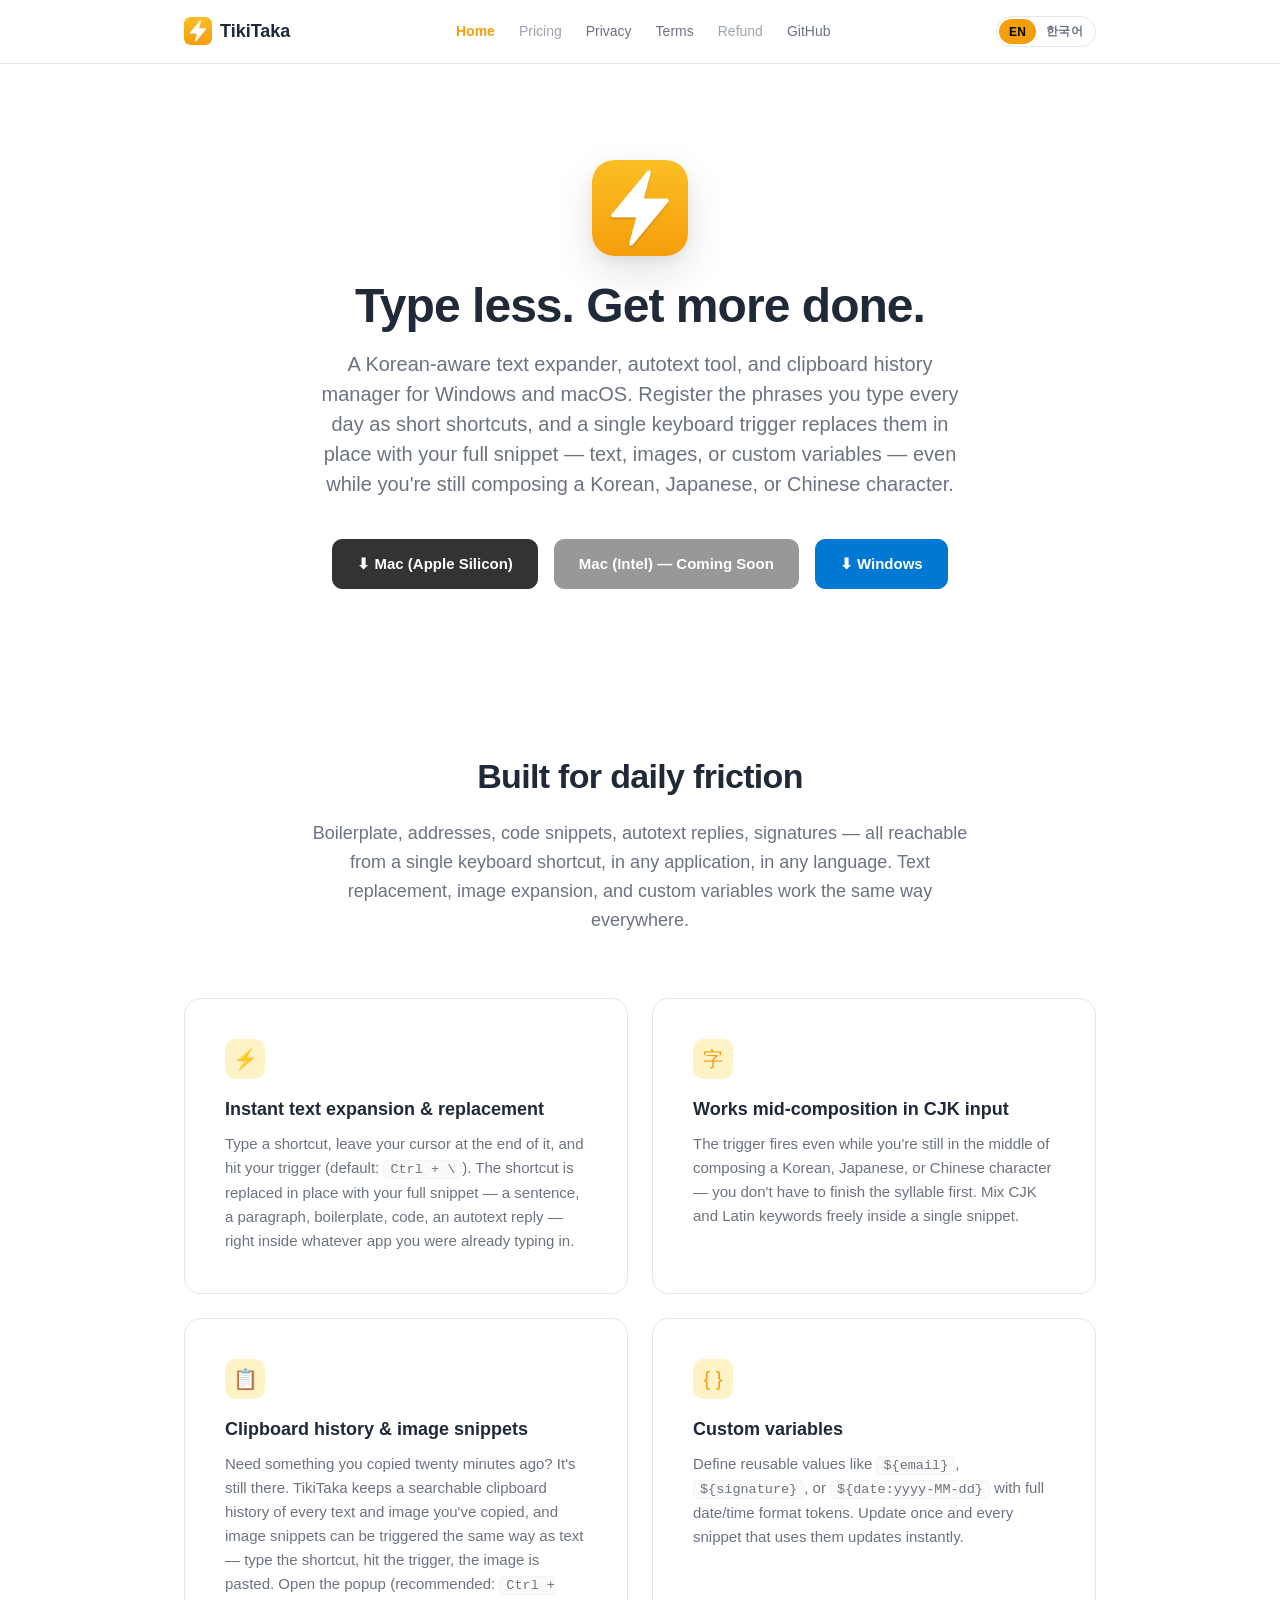
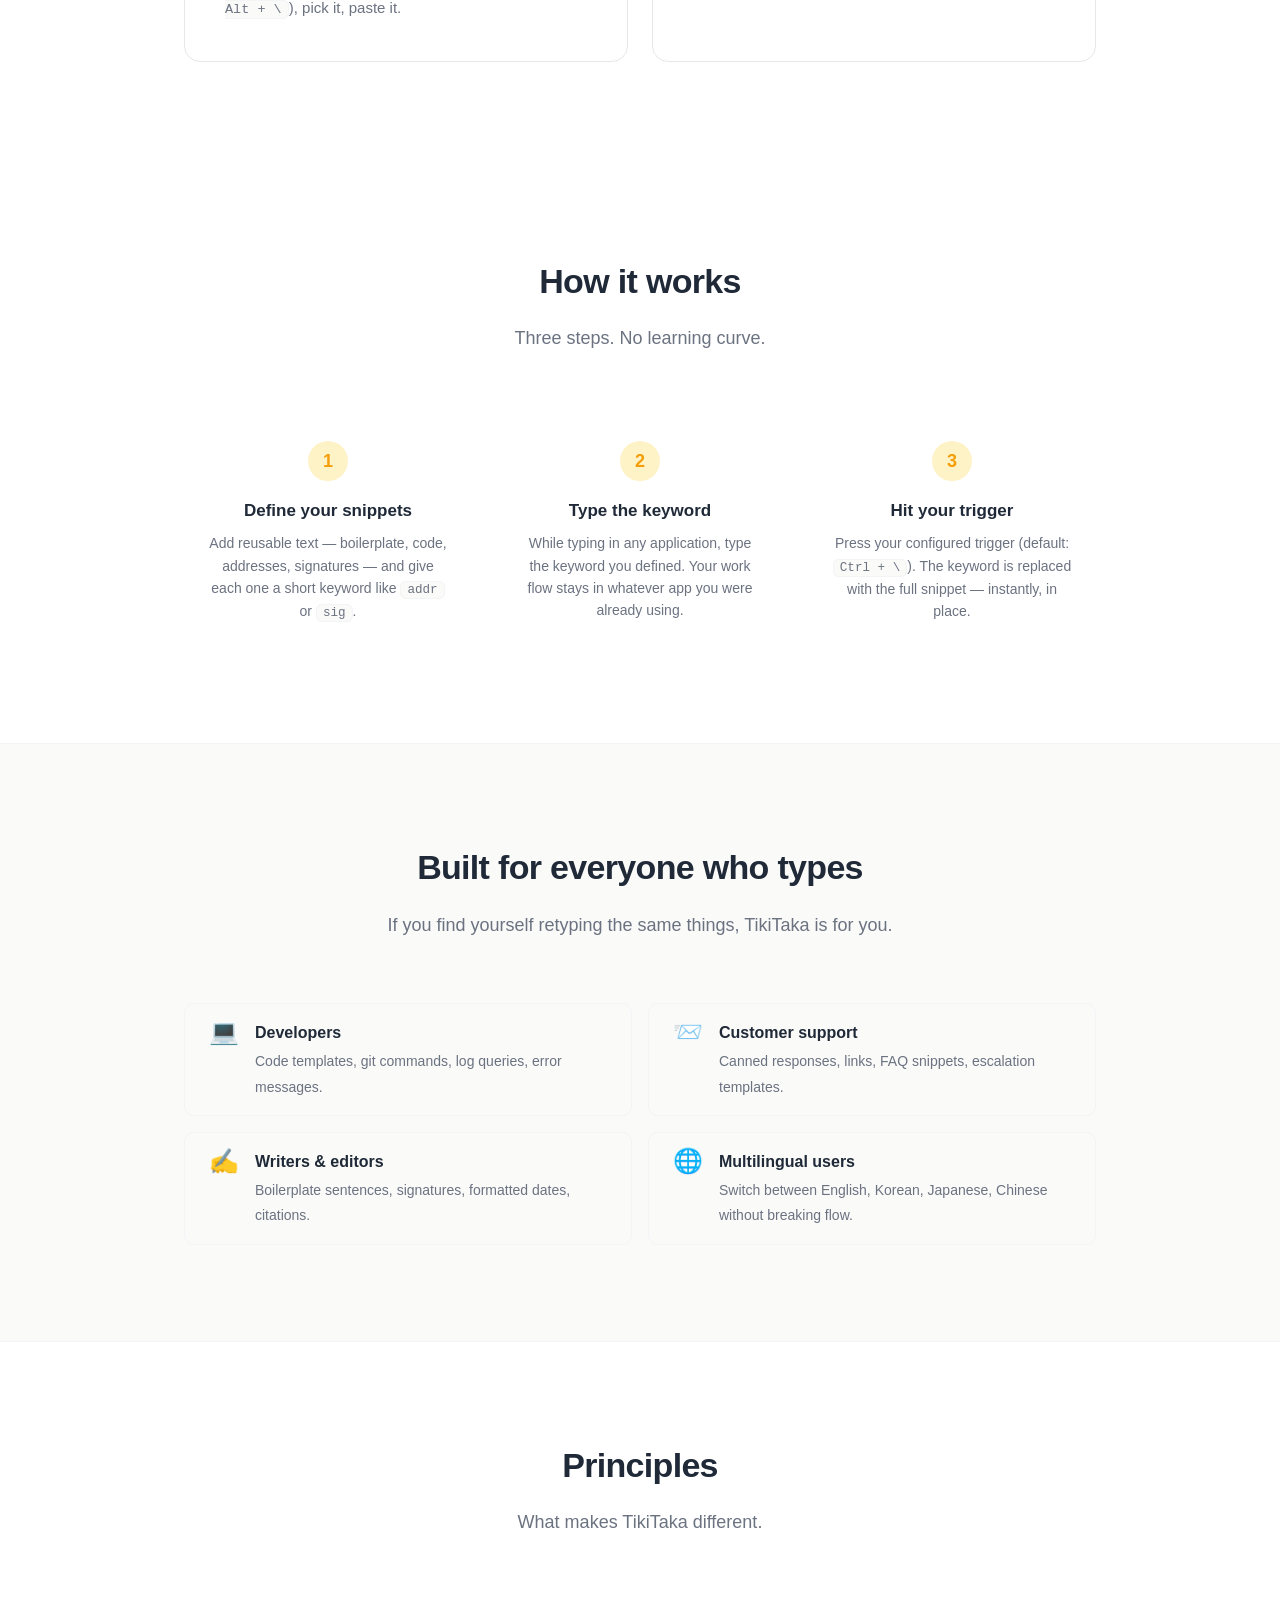
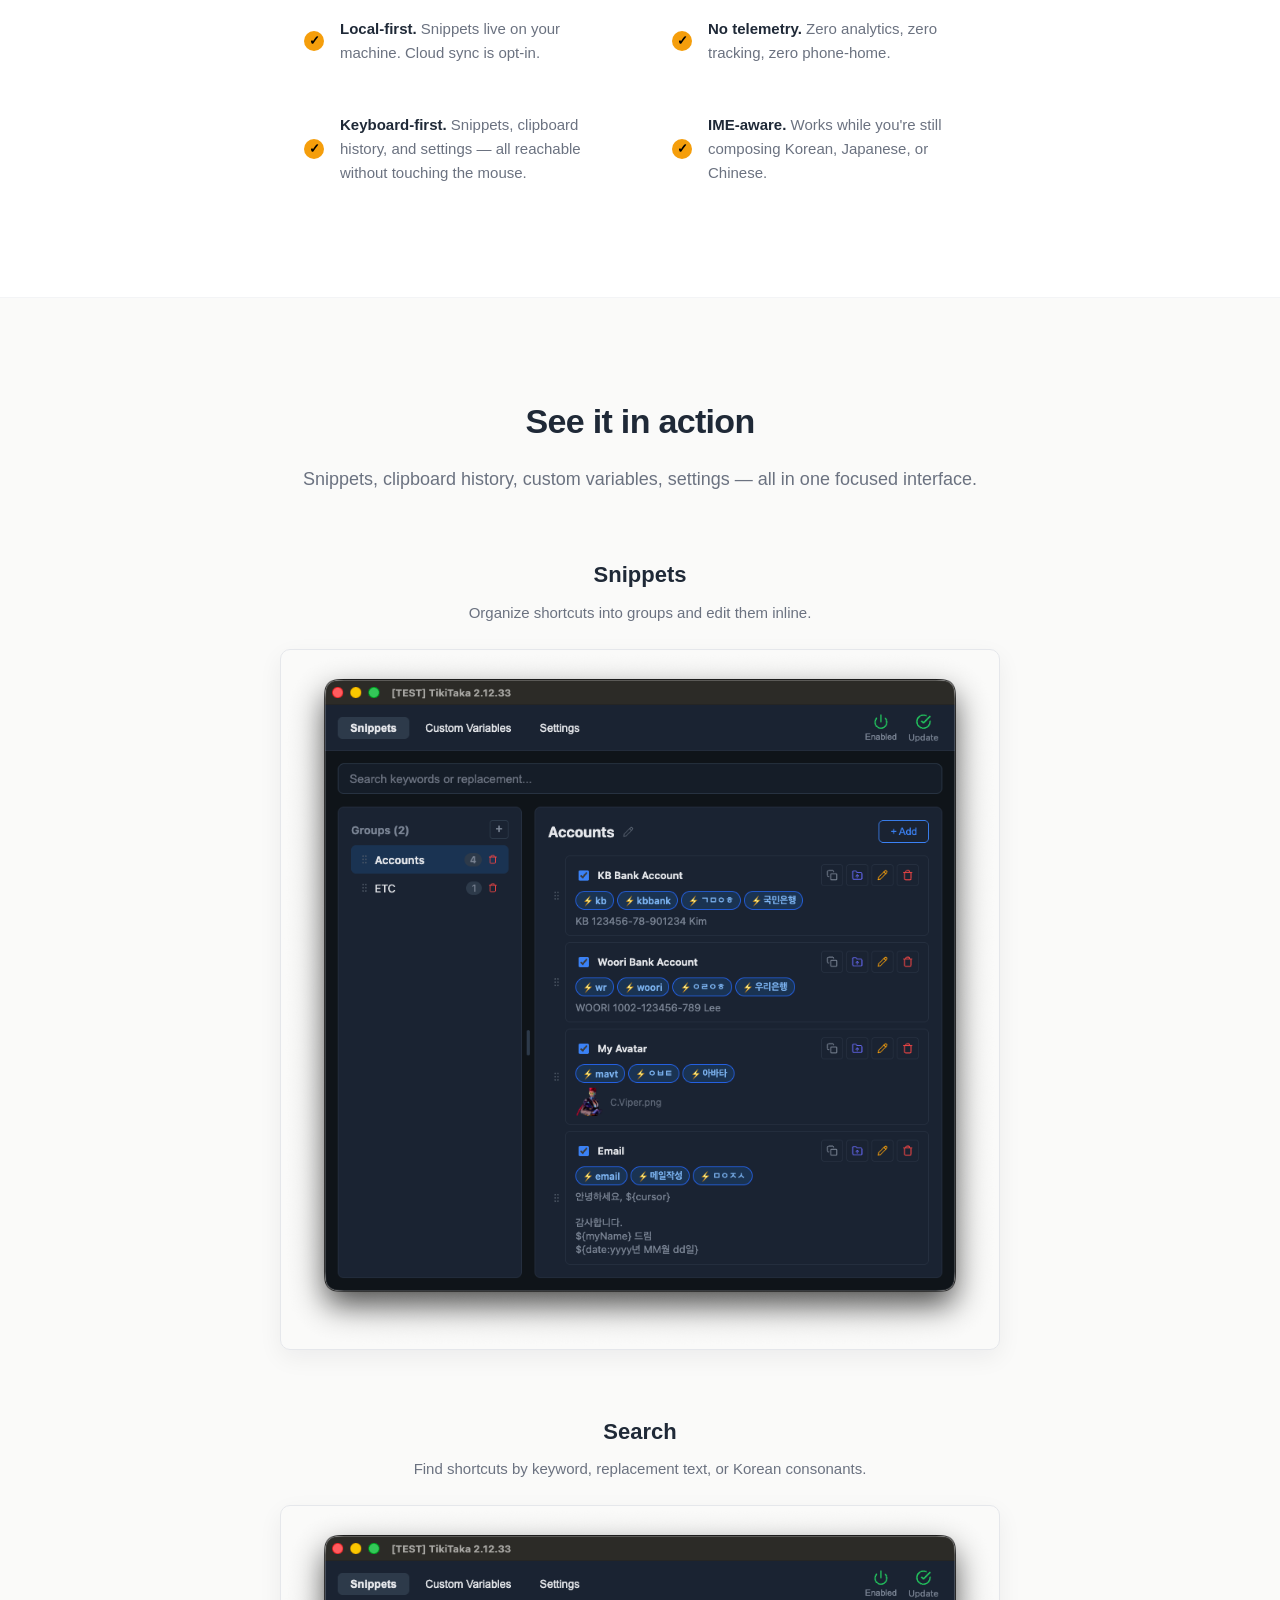
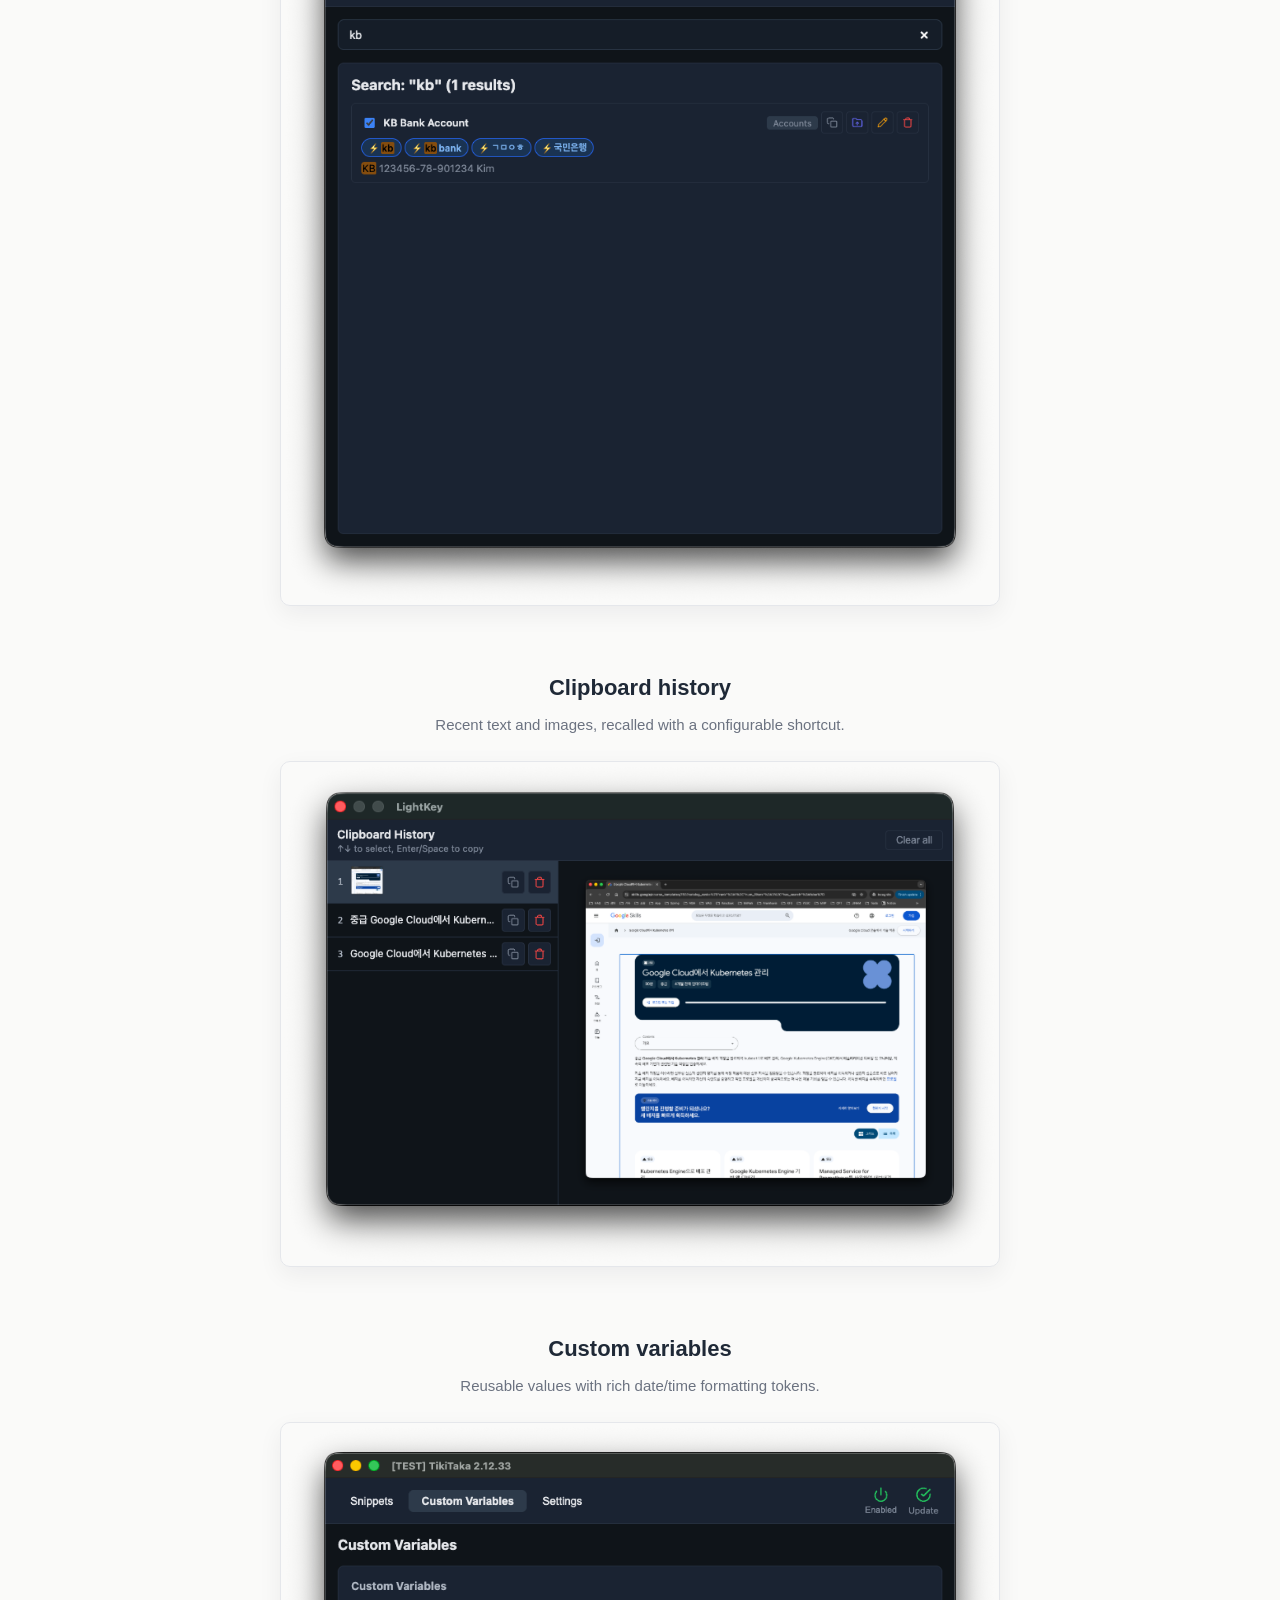
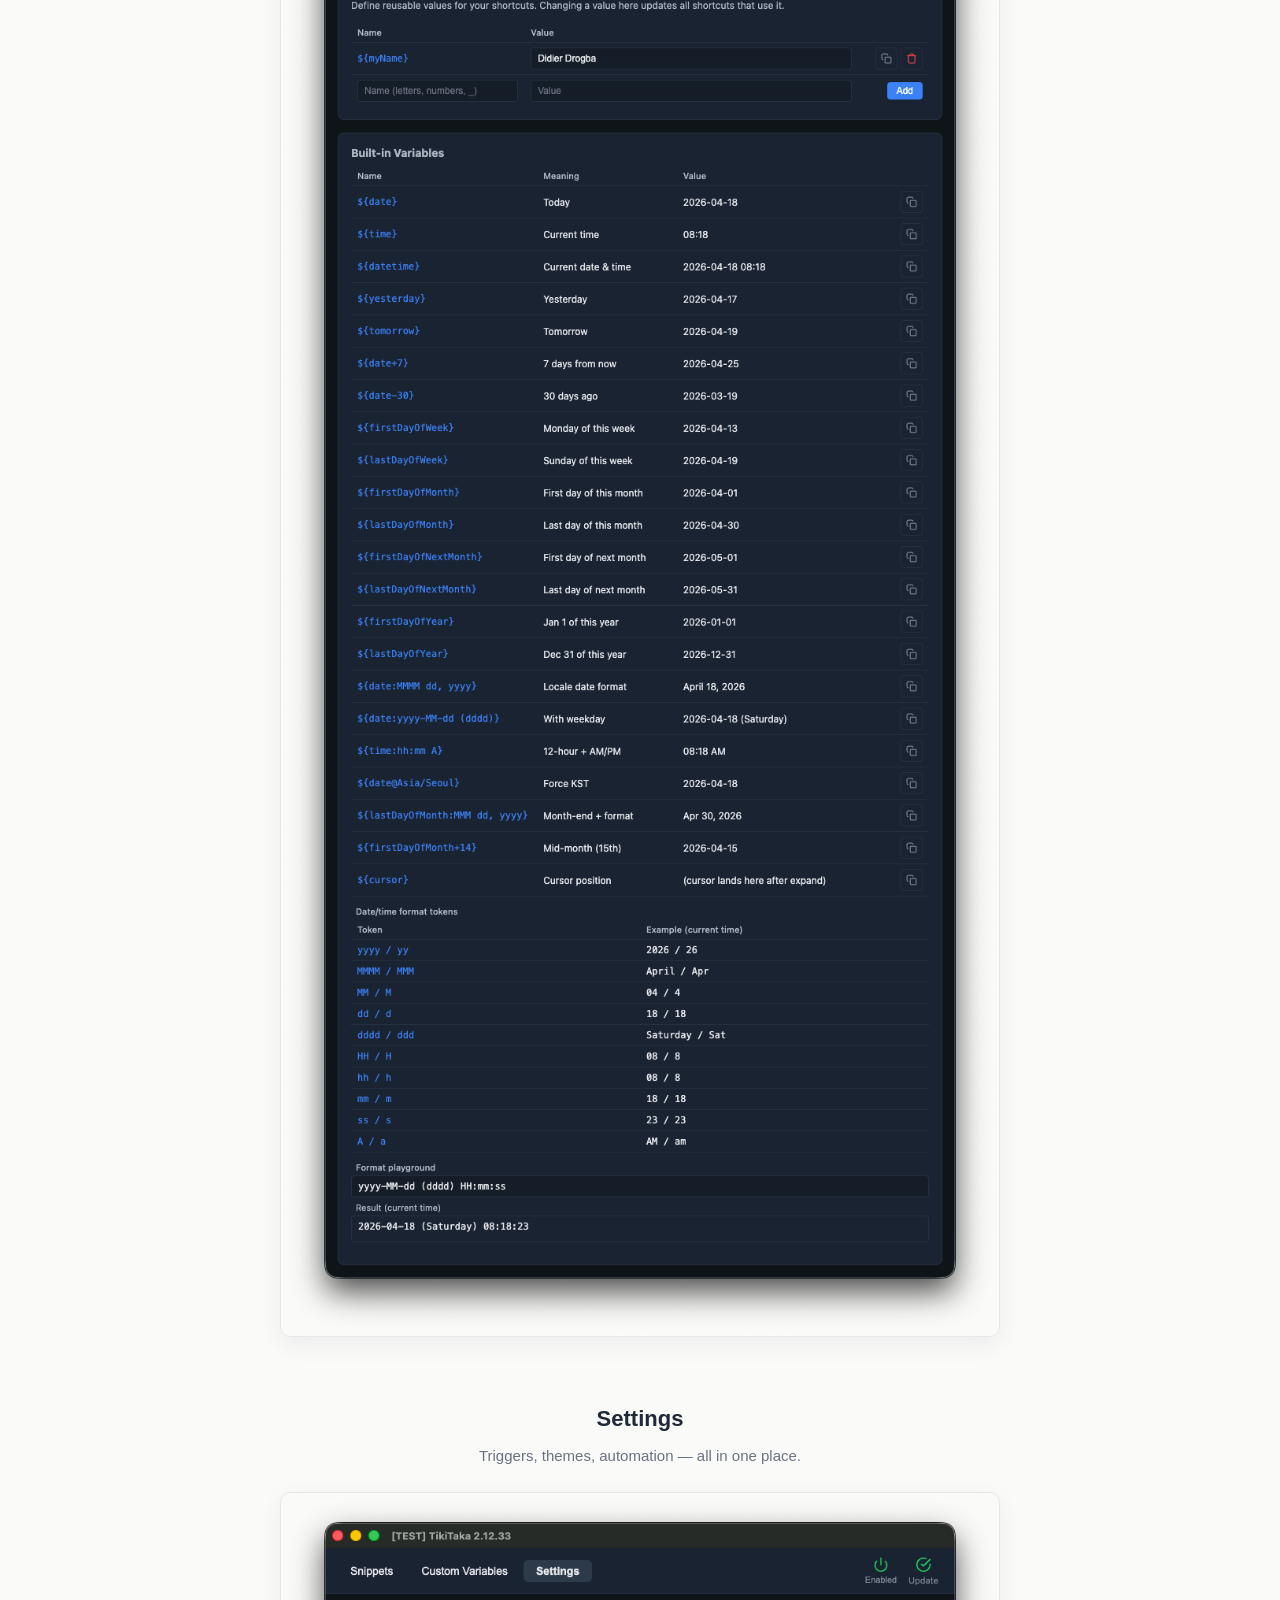
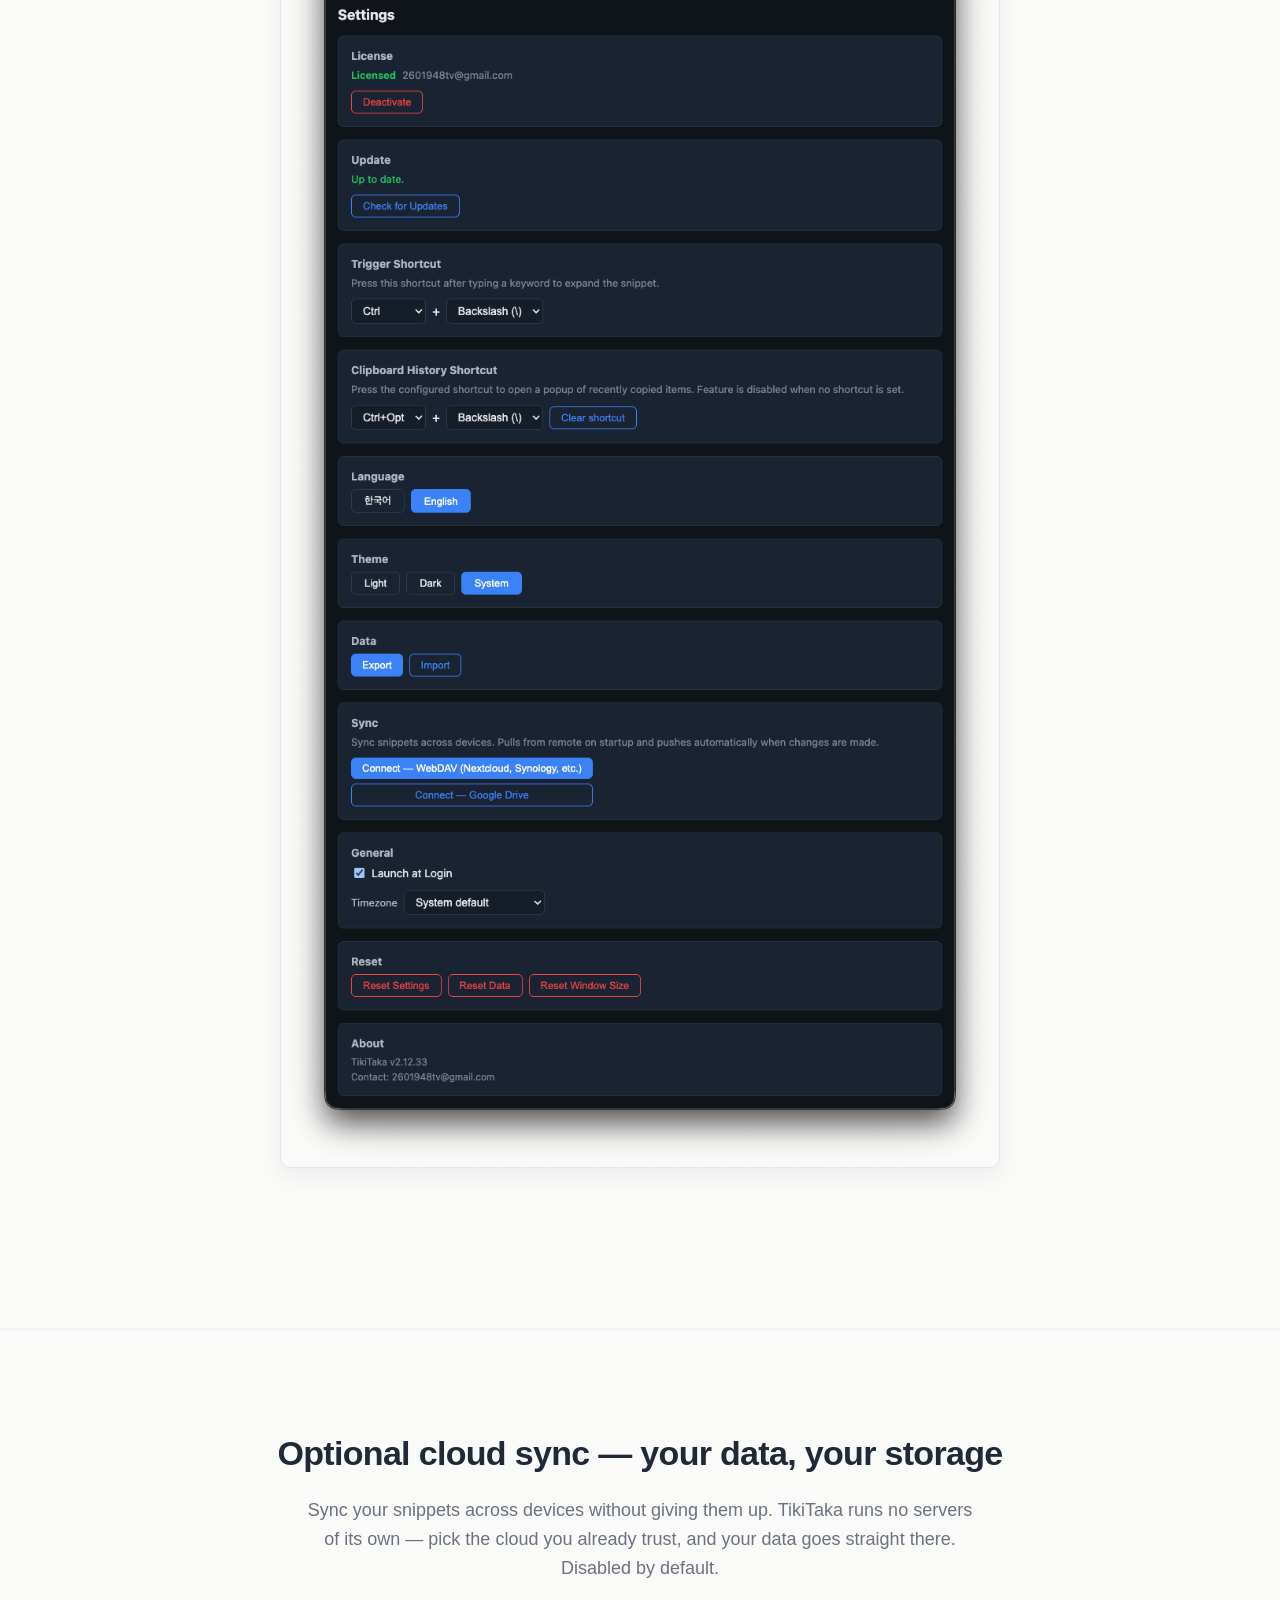
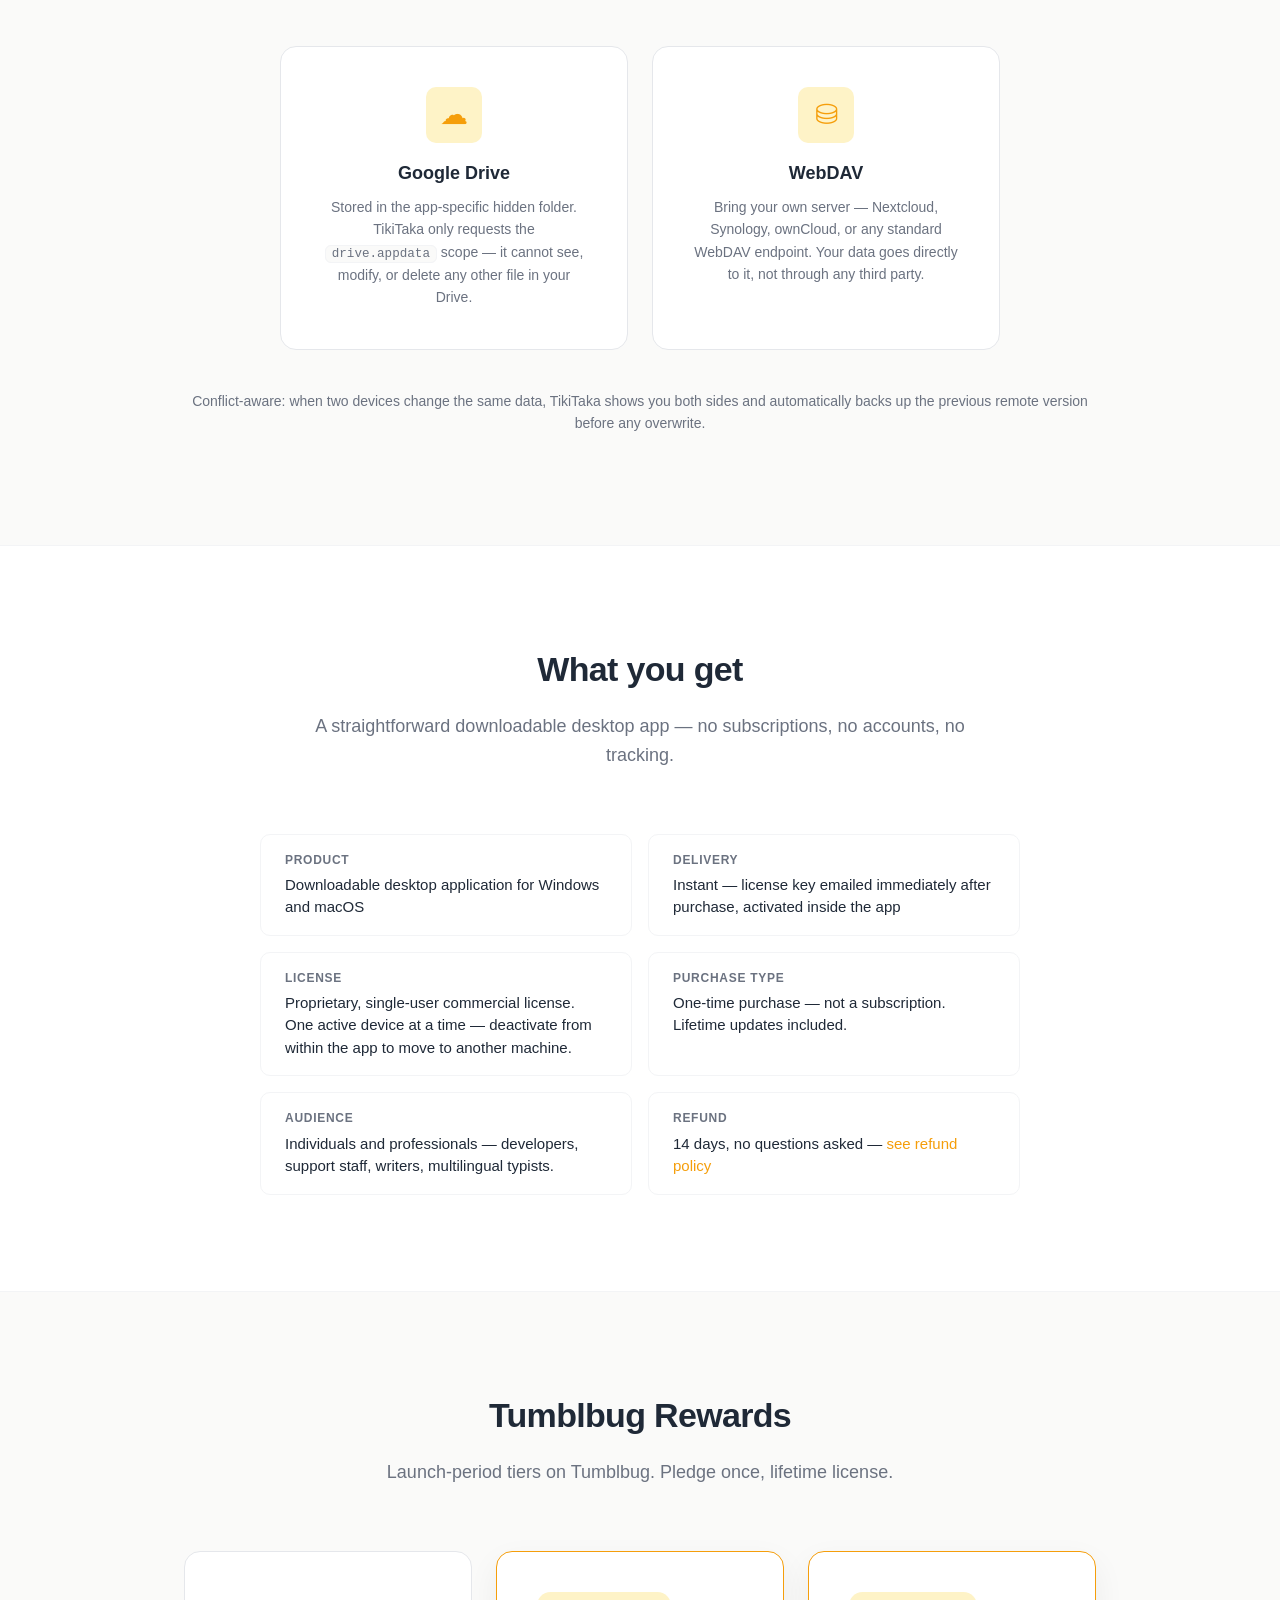
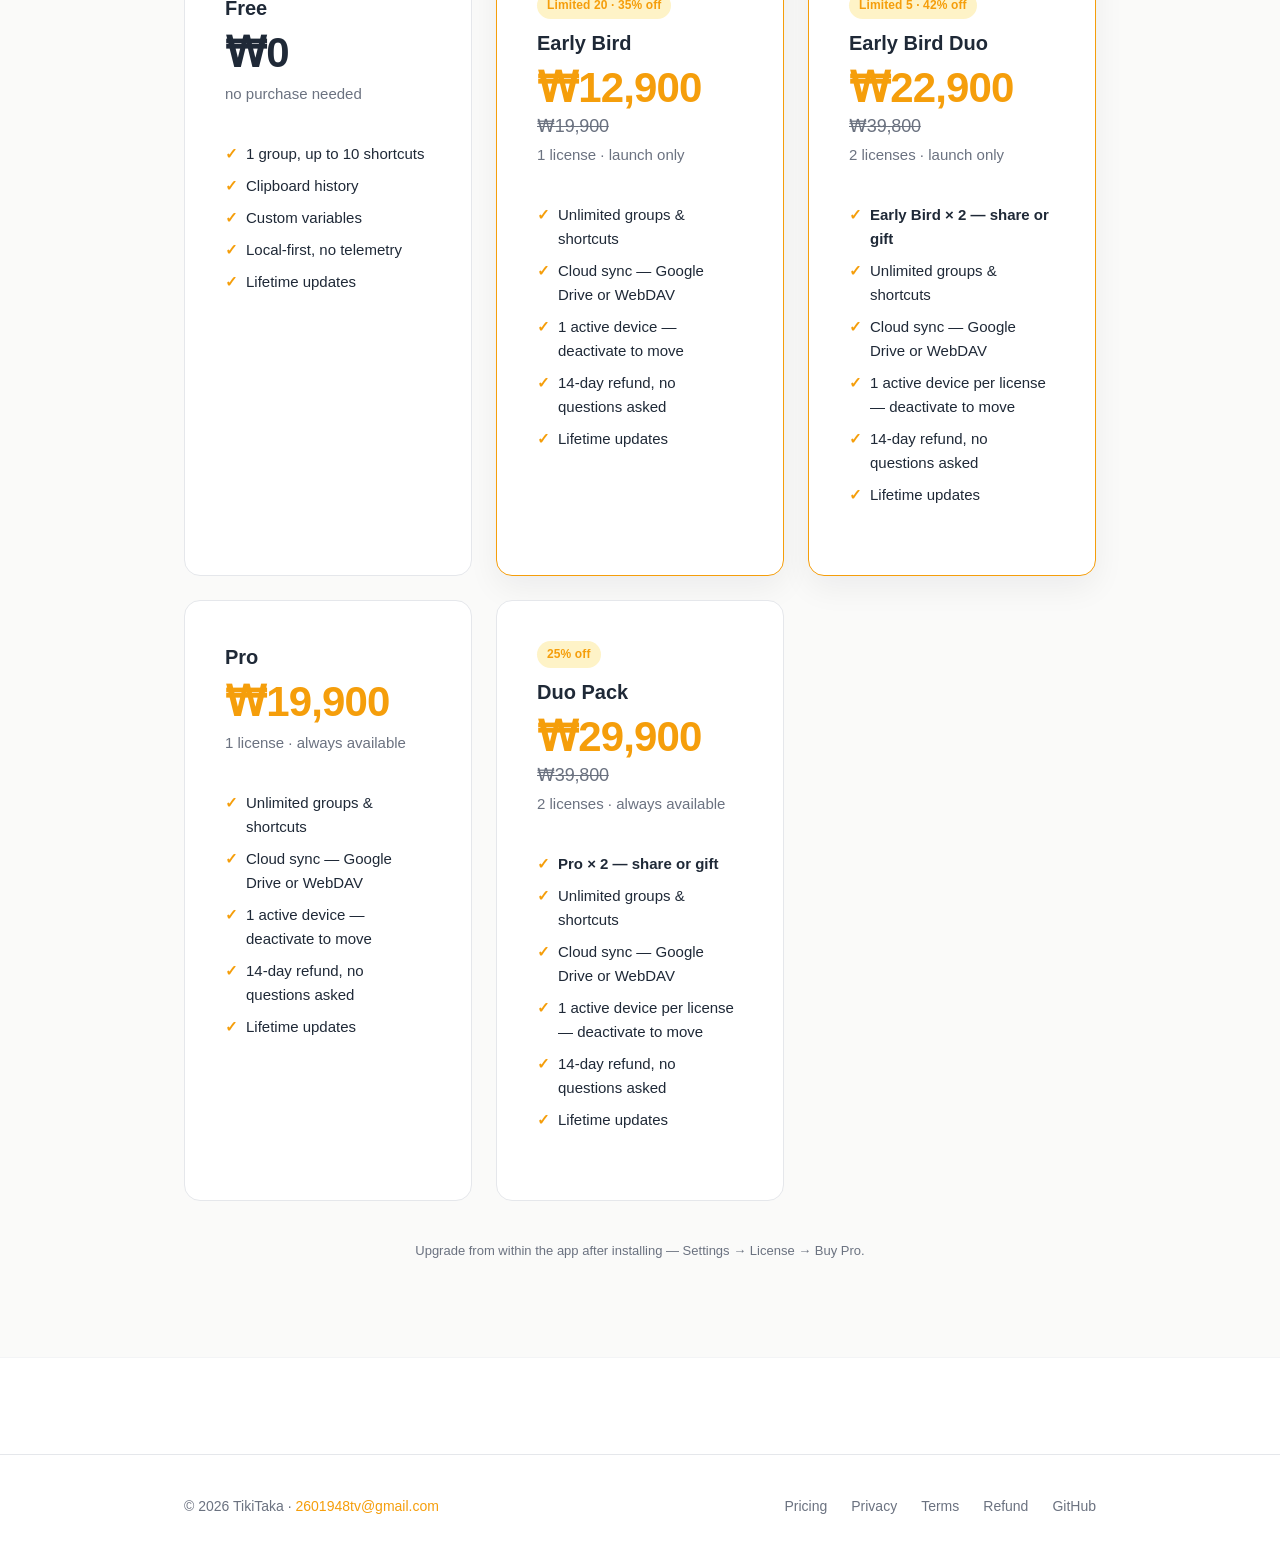
<file: index.html>
<!doctype html>
<html lang="en">
<head>
  <meta charset="utf-8">
  <meta name="viewport" content="width=device-width, initial-scale=1, viewport-fit=cover">
  <meta name="theme-color" content="#f59e0b">
  <meta name="google-site-verification" content="8_dBFZ4xsSR2GSwhZkKBVHbrXmJgT5wxUnMSf3mR0gg">
  <title>Korean Text Expander &amp; Clipboard Manager for Mac and Windows | TikiTaka</title>
  <meta name="description" content="TikiTaka is a Korean-aware text expander and clipboard history manager for Mac and Windows. Replace short shortcuts with text, images, or custom variables — even mid-composition in Korean, Japanese, and Chinese IME. A lightweight TextExpander, Typinator, and Espanso alternative with local-first storage and optional cloud sync.">
  <link rel="canonical" href="https://tiki-taka.work/">

  <link rel="icon" type="image/png" sizes="32x32" href="assets/favicon-32.png">
  <link rel="icon" type="image/png" sizes="16x16" href="assets/favicon-16.png">
  <link rel="apple-touch-icon" sizes="180x180" href="assets/apple-touch-icon.png">
  <link rel="stylesheet" href="assets/style.css">

  <meta property="og:type" content="website">
  <meta property="og:site_name" content="TikiTaka">
  <meta property="og:title" content="Korean Text Expander &amp; Clipboard Manager for Mac and Windows | TikiTaka">
  <meta property="og:description" content="Fast text expansion, image snippets, custom variables, and clipboard history for Mac and Windows. The trigger fires mid-syllable in Korean, Japanese, and Chinese IME input. A TextExpander / Typinator / Espanso alternative.">
  <meta property="og:image" content="https://tiki-taka.work/assets/demo-poster.jpg">
  <meta property="og:image:width" content="1280">
  <meta property="og:image:height" content="720">
  <meta property="og:image:alt" content="TikiTaka snippet editor with Korean shortcut expanding mid-composition">
  <meta property="og:url" content="https://tiki-taka.work/">
  <meta property="og:locale" content="en_US">
  <meta property="og:locale:alternate" content="ko_KR">

  <meta name="twitter:card" content="summary_large_image">
  <meta name="twitter:title" content="Korean Text Expander &amp; Clipboard Manager for Mac and Windows | TikiTaka">
  <meta name="twitter:description" content="Fast text expansion, image snippets, custom variables, and clipboard history. Works mid-syllable in Korean, Japanese, and Chinese IME input.">
  <meta name="twitter:image" content="https://tiki-taka.work/assets/demo-poster.jpg">

  <script type="application/ld+json">
  {
    "@context": "https://schema.org",
    "@type": "SoftwareApplication",
    "name": "TikiTaka",
    "alternateName": ["한글 텍스트 확장기", "TikiTaka Text Expander", "TikiTaka — Korean Text Expander"],
    "description": "Korean-aware text expander and clipboard history manager for Windows and macOS. Triggers fire mid-composition in Korean, Japanese, and Chinese IME input. Supports text replacement, image expansion, custom variables, and autotext/boilerplate snippets.",
    "url": "https://tiki-taka.work/",
    "applicationCategory": "ProductivityApplication",
    "applicationSubCategory": "Text Expander",
    "operatingSystem": "macOS, Windows",
    "keywords": "text expander, clipboard manager, snippet manager, Korean text expander, CJK IME, TextExpander alternative",
    "featureList": [
      "Instant text expansion with a single keystroke",
      "Works mid-composition in Korean, Japanese, and Chinese IME input",
      "Clipboard history for text and images",
      "Custom variables with date/time format tokens",
      "Image snippet expansion",
      "Optional cloud sync via Google Drive or WebDAV",
      "Local-first, no telemetry, no accounts"
    ],
    "offers": [
      {
        "@type": "Offer",
        "name": "Free",
        "price": "0",
        "priceCurrency": "KRW"
      },
      {
        "@type": "Offer",
        "name": "Early Bird",
        "price": "12900",
        "priceCurrency": "KRW",
        "availability": "https://schema.org/LimitedAvailability"
      },
      {
        "@type": "Offer",
        "name": "Early Bird Duo",
        "price": "22900",
        "priceCurrency": "KRW",
        "availability": "https://schema.org/LimitedAvailability"
      },
      {
        "@type": "Offer",
        "name": "Pro",
        "price": "19900",
        "priceCurrency": "KRW"
      },
      {
        "@type": "Offer",
        "name": "Duo Pack",
        "price": "29900",
        "priceCurrency": "KRW"
      }
    ],
    "author": {
      "@type": "Person",
      "name": "soon83",
      "url": "https://github.com/soon83"
    },
    "image": "https://tiki-taka.work/assets/demo-poster.jpg",
    "downloadUrl": "https://github.com/soon83/tikitaka/releases/latest",
    "softwareVersion": "2.12.19"
  }
  </script>

  <script type="application/ld+json">
  {
    "@context": "https://schema.org",
    "@type": "FAQPage",
    "mainEntity": [
      {
        "@type": "Question",
        "name": "What is TikiTaka?",
        "acceptedAnswer": {
          "@type": "Answer",
          "text": "TikiTaka is a text expander and clipboard history manager for Windows and macOS. You register phrases you type every day as short shortcuts, and a single keystroke expands them in place inside any application. It also stores a searchable history of text and images you've copied, and supports custom variables like ${email} or ${date:yyyy-MM-dd}."
        }
      },
      {
        "@type": "Question",
        "name": "How is TikiTaka different from TextExpander, Typinator, or Espanso?",
        "acceptedAnswer": {
          "@type": "Answer",
          "text": "TikiTaka's trigger fires even while you're still composing a Korean, Japanese, or Chinese character — you don't have to finish the syllable first. Most Western text expanders assume the character is already committed, which makes them break on CJK IME input. TikiTaka is also a one-time purchase with no subscription, no accounts, and no telemetry."
        }
      },
      {
        "@type": "Question",
        "name": "Does TikiTaka work with Hangul (Korean) IME?",
        "acceptedAnswer": {
          "@type": "Answer",
          "text": "Yes. TikiTaka is built around first-class Hangul IME support. You can mix Korean and Latin keywords inside a single snippet, and the trigger fires mid-composition — no need to commit the current syllable first. Japanese and Chinese IME are supported with the same mid-composition handling."
        }
      },
      {
        "@type": "Question",
        "name": "한글 텍스트 확장기란 무엇인가요?",
        "acceptedAnswer": {
          "@type": "Answer",
          "text": "한글 텍스트 확장기는 자주 쓰는 문장을 짧은 단축어로 등록해 두고, 단축키 한 번으로 그 자리에서 전체 문장으로 펼쳐 주는 프로그램입니다. TikiTaka 는 한글 조합 중에도 트리거가 정상 동작하기 때문에 입력 리듬을 끊지 않고 사용할 수 있으며, 텍스트·이미지·사용자 변수를 모두 치환할 수 있습니다."
        }
      },
      {
        "@type": "Question",
        "name": "TikiTaka 는 무료인가요?",
        "acceptedAnswer": {
          "@type": "Answer",
          "text": "무료 버전에서 그룹 1개와 단축어 10개, 클립보드 히스토리, 사용자 변수를 모두 사용할 수 있습니다. 단축어를 무제한으로 쓰거나 Google Drive / WebDAV 클라우드 동기화를 쓰려면 1회 결제로 Pro 라이선스를 구매하면 되며, 14일 이내 환불이 보장됩니다."
        }
      }
    ]
  }
  </script>
</head>
<body data-lang="en">

<header class="site-header">
  <div class="site-header-inner">
    <a href="#top" class="brand">
      <img src="assets/logo-256.png" alt="TikiTaka">
      <span>TikiTaka</span>
    </a>
    <nav class="nav-links" id="nav-menu">
      <a href="index.html" aria-current="page">Home</a>
      <a href="index.html#pricing" class="nav-sub">Pricing</a>
      <a href="privacy.html">Privacy</a>
      <a href="terms.html">Terms</a>
      <a href="terms.html#refund-policy" class="nav-sub">Refund</a>
      <a href="https://github.com/soon83/tikitaka">GitHub</a>
    </nav>
    <div class="header-right">
      <div class="lang-toggle" role="group" aria-label="Language">
        <button type="button" data-set-lang="en" aria-pressed="true">EN</button>
        <button type="button" data-set-lang="ko" aria-pressed="false">한국어</button>
      </div>
      <button type="button" class="nav-toggle" aria-label="메뉴 열기" aria-controls="nav-menu" aria-expanded="false">
        <span></span><span></span><span></span>
      </button>
    </div>
  </div>
</header>
<div class="nav-backdrop" aria-hidden="true"></div>

<main id="top">

  <!-- ════════ English ════════ -->
  <div lang="en">

    <section class="hero">
      <img src="assets/logo-256.png" alt="TikiTaka logo" class="hero-logo">
      <h1 class="hero-title">Type less. Get more done.</h1>
      <p class="hero-subtitle">
        A Korean-aware text expander, autotext tool, and clipboard history manager
        for Windows and macOS. Register the phrases you type every day as short
        shortcuts, and a single keyboard trigger replaces them in place with your
        full snippet — text, images, or custom variables — even while you're still
        composing a Korean, Japanese, or Chinese character.
      </p>
      <div class="cta-row">
        <a class="btn btn-mac" id="dl-mac-en" href="#">
          ⬇ Mac (Apple Silicon)
        </a>
        <a class="btn btn-mac btn-mac-disabled" href="#" onclick="alert('Intel Mac version is coming soon.');return false;">
          Mac (Intel) — Coming Soon
        </a>
        <a class="btn btn-win" id="dl-win-en" href="#">
          ⬇ Windows
        </a>
      </div>
    </section>

    <!-- ── Features ──────────────────────────────────────── -->
    <section class="container">
      <h2 class="section-title">Built for daily friction</h2>
      <p class="section-lead">
        Boilerplate, addresses, code snippets, autotext replies, signatures — all reachable
        from a single keyboard shortcut, in any application, in any language. Text replacement,
        image expansion, and custom variables work the same way everywhere.
      </p>
      <div class="features">
        <div class="feature-card">
          <div class="feature-icon">⚡</div>
          <h3 class="feature-title">Instant text expansion &amp; replacement</h3>
          <p class="feature-desc">
            Type a shortcut, leave your cursor at the end of it, and hit your trigger
            (default: <code>Ctrl + \</code>). The shortcut is replaced in place with
            your full snippet — a sentence, a paragraph, boilerplate, code, an autotext
            reply — right inside whatever app you were already typing in.
          </p>
        </div>
        <div class="feature-card">
          <div class="feature-icon">字</div>
          <h3 class="feature-title">Works mid-composition in CJK input</h3>
          <p class="feature-desc">
            The trigger fires even while you're still in the middle of composing a
            Korean, Japanese, or Chinese character — you don't have to finish the
            syllable first. Mix CJK and Latin keywords freely inside a single snippet.
          </p>
        </div>
        <div class="feature-card">
          <div class="feature-icon">📋</div>
          <h3 class="feature-title">Clipboard history &amp; image snippets</h3>
          <p class="feature-desc">
            Need something you copied twenty minutes ago? It's still there. TikiTaka
            keeps a searchable clipboard history of every text and image you've copied,
            and image snippets can be triggered the same way as text — type the shortcut,
            hit the trigger, the image is pasted. Open the popup
            (recommended: <code>Ctrl + Alt + \</code>), pick it, paste it.
          </p>
        </div>
        <div class="feature-card">
          <div class="feature-icon">{ }</div>
          <h3 class="feature-title">Custom variables</h3>
          <p class="feature-desc">
            Define reusable values like <code>${email}</code>, <code>${signature}</code>,
            or <code>${date:yyyy-MM-dd}</code> with full date/time format tokens.
            Update once and every snippet that uses them updates instantly.
          </p>
        </div>
      </div>
    </section>

    
<!-- ── How it works ──────────────────────────────────── -->
    <section class="container">
      <h2 class="section-title">How it works</h2>
      <p class="section-lead">Three steps. No learning curve.</p>
      <div class="steps">
        <div class="step">
          <div class="step-number">1</div>
          <h3 class="step-title">Define your snippets</h3>
          <p class="step-desc">
            Add reusable text — boilerplate, code, addresses, signatures — and
            give each one a short keyword like <code>addr</code> or <code>sig</code>.
          </p>
        </div>
        <div class="step">
          <div class="step-number">2</div>
          <h3 class="step-title">Type the keyword</h3>
          <p class="step-desc">
            While typing in any application, type the keyword you defined.
            Your work flow stays in whatever app you were already using.
          </p>
        </div>
        <div class="step">
          <div class="step-number">3</div>
          <h3 class="step-title">Hit your trigger</h3>
          <p class="step-desc">
            Press your configured trigger (default: <code>Ctrl + \</code>).
            The keyword is replaced with the full snippet — instantly, in place.
          </p>
        </div>
      </div>
    </section>

    
<!-- ── Use cases ─────────────────────────────────────── -->
    <section class="alt-bg">
      <div class="container">
      <h2 class="section-title">Built for everyone who types</h2>
      <p class="section-lead">If you find yourself retyping the same things, TikiTaka is for you.</p>
      <div class="use-cases">
        <div class="use-case">
          <div class="use-case-icon">💻</div>
          <div class="use-case-text">
            <strong>Developers</strong>
            <span>Code templates, git commands, log queries, error messages.</span>
          </div>
        </div>
        <div class="use-case">
          <div class="use-case-icon">📨</div>
          <div class="use-case-text">
            <strong>Customer support</strong>
            <span>Canned responses, links, FAQ snippets, escalation templates.</span>
          </div>
        </div>
        <div class="use-case">
          <div class="use-case-icon">✍️</div>
          <div class="use-case-text">
            <strong>Writers &amp; editors</strong>
            <span>Boilerplate sentences, signatures, formatted dates, citations.</span>
          </div>
        </div>
        <div class="use-case">
          <div class="use-case-icon">🌐</div>
          <div class="use-case-text">
            <strong>Multilingual users</strong>
            <span>Switch between English, Korean, Japanese, Chinese without breaking flow.</span>
          </div>
        </div>
      </div>
      </div>
    </section>

    
<!-- ── Principles ────────────────────────────────────── -->
    <section class="container">
      <h2 class="section-title">Principles</h2>
      <p class="section-lead">What makes TikiTaka different.</p>
      <div class="principles">
        <div class="principle">
          <span class="principle-check">✓</span>
          <div class="principle-text"><strong>Local-first.</strong> <span>Snippets live on your machine. Cloud sync is opt-in.</span></div>
        </div>
        <div class="principle">
          <span class="principle-check">✓</span>
          <div class="principle-text"><strong>No telemetry.</strong> <span>Zero analytics, zero tracking, zero phone-home.</span></div>
        </div>
        <div class="principle">
          <span class="principle-check">✓</span>
          <div class="principle-text"><strong>Keyboard-first.</strong> <span>Snippets, clipboard history, and settings — all reachable without touching the mouse.</span></div>
        </div>
        <div class="principle">
          <span class="principle-check">✓</span>
          <div class="principle-text"><strong>IME-aware.</strong> <span>Works while you're still composing Korean, Japanese, or Chinese.</span></div>
        </div>
      </div>
    </section>

    
<!-- ── Demo video (임시 비활성 — 재촬영 후 재게시 예정) ────────────────── -->
    <!--
    <section class="container" id="demo">
      <h2 class="section-title">Watch it in action</h2>
      <p class="section-lead">A short walkthrough — install, text expansion, image expansion, and custom variables.</p>
      <div class="demo-video">
        <video
          controls
          preload="none"
          playsinline
          poster="assets/demo-poster.jpg"
          src="assets/demo.mp4">
          Your browser does not support the video tag.
          <a href="assets/demo.mp4">Download the demo video</a>.
        </video>
      </div>
    </section>
    -->


    
<!-- ── Screenshots ───────────────────────────────────── -->
    <section class="alt-bg">
      <div class="container">
      <h2 class="section-title">See it in action</h2>
      <p class="section-lead">Snippets, clipboard history, custom variables, settings — all in one focused interface.</p>

      <div class="screenshot-block">
        <h3 class="screenshot-heading">Snippets</h3>
        <p class="screenshot-caption">Organize shortcuts into groups and edit them inline.</p>
        <div class="screenshot-frame">
          <img src="screenshots/en_dark_snippets_v2.12.33.png" alt="TikiTaka snippet editor — text expansion shortcuts grouped for quick recall on macOS" loading="lazy">
        </div>
      </div>

      <div class="screenshot-block">
        <h3 class="screenshot-heading">Search</h3>
        <p class="screenshot-caption">Find shortcuts by keyword, replacement text, or Korean consonants.</p>
        <div class="screenshot-frame">
          <img src="screenshots/en_dark_search_v2.12.33.png" alt="TikiTaka fuzzy search — find snippets by keyword or Korean initial consonants" loading="lazy">
        </div>
      </div>

      <div class="screenshot-block">
        <h3 class="screenshot-heading">Clipboard history</h3>
        <p class="screenshot-caption">Recent text and images, recalled with a configurable shortcut.</p>
        <div class="screenshot-frame">
          <img src="screenshots/en_dark_clipboardhistory_v2.12.33.png" alt="TikiTaka clipboard history — recall recent text and images by keyboard shortcut" loading="lazy">
        </div>
      </div>

      <div class="screenshot-block">
        <h3 class="screenshot-heading">Custom variables</h3>
        <p class="screenshot-caption">Reusable values with rich date/time formatting tokens.</p>
        <div class="screenshot-frame">
          <img src="screenshots/en_dark_customvariables_v2.12.33.png" alt="TikiTaka custom variables — reusable tokens like email and date for snippet replacement" loading="lazy">
        </div>
      </div>

      <div class="screenshot-block">
        <h3 class="screenshot-heading">Settings</h3>
        <p class="screenshot-caption">Triggers, themes, automation — all in one place.</p>
        <div class="screenshot-frame">
          <img src="screenshots/en_dark_settings_v2.12.33.png" alt="TikiTaka settings — trigger keys, themes, and clipboard history preferences" loading="lazy">
        </div>
      </div>
      </div>
    </section>

<!-- ── Cloud sync ────────────────────────────────────── -->
    <section class="alt-bg">
      <div class="container">
        <h2 class="section-title">Optional cloud sync — your data, your storage</h2>
        <p class="section-lead">
          Sync your snippets across devices without giving them up. TikiTaka runs no
          servers of its own — pick the cloud you already trust, and your data goes
          straight there. Disabled by default.
        </p>
        <div class="sync-providers">
          <div class="sync-provider">
            <div class="sync-provider-logo">☁</div>
            <h3>Google Drive</h3>
            <p>
              Stored in the app-specific hidden folder. TikiTaka only requests the
              <code>drive.appdata</code> scope — it cannot see, modify, or delete
              any other file in your Drive.
            </p>
          </div>
          <div class="sync-provider">
            <div class="sync-provider-logo">⛁</div>
            <h3>WebDAV</h3>
            <p>
              Bring your own server — Nextcloud, Synology, ownCloud, or any
              standard WebDAV endpoint. Your data goes directly to it, not through
              any third party.
            </p>
          </div>
        </div>
        <p class="sync-note">
          Conflict-aware: when two devices change the same data, TikiTaka shows you both sides
          and automatically backs up the previous remote version before any overwrite.
        </p>
      </div>
    </section>

    
<!-- ── What you get (product details for transparency) ── -->
    <section class="container">
      <h2 class="section-title">What you get</h2>
      <p class="section-lead">
        A straightforward downloadable desktop app — no subscriptions, no accounts, no tracking.
      </p>
      <div class="product-details">
        <div class="product-detail">
          <div class="product-detail-label">Product</div>
          <div class="product-detail-value">Downloadable desktop application for Windows and macOS</div>
        </div>
        <div class="product-detail">
          <div class="product-detail-label">Delivery</div>
          <div class="product-detail-value">Instant — license key emailed immediately after purchase, activated inside the app</div>
        </div>
        <div class="product-detail">
          <div class="product-detail-label">License</div>
          <div class="product-detail-value">Proprietary, single-user commercial license. One active device at a time — deactivate from within the app to move to another machine.</div>
        </div>
        <div class="product-detail">
          <div class="product-detail-label">Purchase type</div>
          <div class="product-detail-value">One-time purchase — not a subscription. Lifetime updates included.</div>
        </div>
        <div class="product-detail">
          <div class="product-detail-label">Audience</div>
          <div class="product-detail-value">Individuals and professionals — developers, support staff, writers, multilingual typists.</div>
        </div>
        <div class="product-detail">
          <div class="product-detail-label">Refund</div>
          <div class="product-detail-value">
            14 days, no questions asked —
            <a href="terms.html#refund-policy">see refund policy</a>
          </div>
        </div>
      </div>
    </section>

    
<!-- ── Pricing ───────────────────────────────────────── -->
    <section class="alt-bg" id="pricing" data-anchor="pricing">
      <div class="container">
        <h2 class="section-title">Tumblbug Rewards</h2>
        <p class="section-lead">Launch-period tiers on Tumblbug. Pledge once, lifetime license.</p>
        <div class="pricing-grid pricing-grid-tumblbug">
          <div class="pricing-card">
            <h3 class="pricing-tier">Free</h3>
            <div class="pricing-amount">₩0</div>
            <div class="pricing-once">no purchase needed</div>
            <ul class="pricing-features">
              <li>1 group, up to 10 shortcuts</li>
              <li>Clipboard history</li>
              <li>Custom variables</li>
              <li>Local-first, no telemetry</li>
              <li>Lifetime updates</li>
            </ul>
          </div>
          <div class="pricing-card pricing-card-promoted">
            <span class="pricing-badge">Limited 20 · 35% off</span>
            <h3 class="pricing-tier">Early Bird</h3>
            <div class="pricing-amount">
              <span class="pricing-price">₩12,900</span>
              <span class="pricing-original">₩19,900</span>
            </div>
            <div class="pricing-once">1 license · launch only</div>
            <ul class="pricing-features">
              <li>Unlimited groups &amp; shortcuts</li>
              <li>Cloud sync — Google Drive or WebDAV</li>
              <li>1 active device — deactivate to move</li>
              <li>14-day refund, no questions asked</li>
              <li>Lifetime updates</li>
            </ul>
          </div>
          <div class="pricing-card pricing-card-promoted">
            <span class="pricing-badge">Limited 5 · 42% off</span>
            <h3 class="pricing-tier">Early Bird Duo</h3>
            <div class="pricing-amount">
              <span class="pricing-price">₩22,900</span>
              <span class="pricing-original">₩39,800</span>
            </div>
            <div class="pricing-once">2 licenses · launch only</div>
            <ul class="pricing-features">
              <li><strong>Early Bird × 2 — share or gift</strong></li>
              <li>Unlimited groups &amp; shortcuts</li>
              <li>Cloud sync — Google Drive or WebDAV</li>
              <li>1 active device per license — deactivate to move</li>
              <li>14-day refund, no questions asked</li>
              <li>Lifetime updates</li>
            </ul>
          </div>
          <div class="pricing-card">
            <h3 class="pricing-tier">Pro</h3>
            <div class="pricing-amount">
              <span class="pricing-price">₩19,900</span>
            </div>
            <div class="pricing-once">1 license · always available</div>
            <ul class="pricing-features">
              <li>Unlimited groups &amp; shortcuts</li>
              <li>Cloud sync — Google Drive or WebDAV</li>
              <li>1 active device — deactivate to move</li>
              <li>14-day refund, no questions asked</li>
              <li>Lifetime updates</li>
            </ul>
          </div>
          <div class="pricing-card">
            <span class="pricing-badge">25% off</span>
            <h3 class="pricing-tier">Duo Pack</h3>
            <div class="pricing-amount">
              <span class="pricing-price">₩29,900</span>
              <span class="pricing-original">₩39,800</span>
            </div>
            <div class="pricing-once">2 licenses · always available</div>
            <ul class="pricing-features">
              <li><strong>Pro × 2 — share or gift</strong></li>
              <li>Unlimited groups &amp; shortcuts</li>
              <li>Cloud sync — Google Drive or WebDAV</li>
              <li>1 active device per license — deactivate to move</li>
              <li>14-day refund, no questions asked</li>
              <li>Lifetime updates</li>
            </ul>
          </div>
        </div>
        <p class="pricing-note" style="text-align:center; margin-top: var(--space-xl);">
          Upgrade from within the app after installing — Settings → License → Buy Pro.
        </p>
      </div>
    </section>

    

  </div>

  <!-- ════════ 한국어 ════════ -->
  <div lang="ko">

    <section class="hero">
      <img src="assets/logo-256.png" alt="TikiTaka 로고" class="hero-logo">
      <h1 class="hero-title">덜 치고, 더 빨리 끝냅니다.</h1>
      <p class="hero-subtitle">
        Windows · macOS 용 한글 텍스트 확장기와 클립보드 히스토리 매니저.
        자주 쓰는 문장을 짧은 단축어로 등록해 두고, 타이핑 도중에 트리거를
        누르면 그 자리에서 바로 펼쳐집니다. 한글 조합 중에도 그대로 동작하며,
        텍스트·이미지·사용자 변수 모두 치환됩니다.
      </p>
      <div class="cta-row">
        <a class="btn btn-mac" id="dl-mac-ko" href="#">
          ⬇ Mac (Apple Silicon)
        </a>
        <a class="btn btn-mac btn-mac-disabled" href="#" onclick="alert('Intel Mac 버전은 준비 중입니다.');return false;">
          Mac (Intel) — 준비 중
        </a>
        <a class="btn btn-win" id="dl-win-ko" href="#">
          ⬇ Windows
        </a>
      </div>
    </section>

    <!-- ── Features ──────────────────────────────────────── -->
    <section class="container">
      <h2 class="section-title">매일 반복되는 입력은 단축키 한 번으로</h2>
      <p class="section-lead">
        자주 쓰는 답변, 주소, 코드 조각, 서명 — 어떤 앱에서든 단축키 한 번으로 끝냅니다.
      </p>
      <div style="margin:0 auto 2.5rem;border-radius:12px;overflow:hidden;box-shadow:0 4px 24px rgba(0,0,0,0.12)">
        <img src="tikitaka-demo.gif" alt="TikiTaka Demo" style="width:100%;display:block" />
      </div>
      <div class="features">
        <div class="feature-card">
          <div class="feature-icon">⚡</div>
          <h3 class="feature-title">짧은 키워드, 긴 문장으로 대체</h3>
          <p class="feature-desc">
            <code>addr</code>을 치고 트리거 한 번이면 전체 주소가 들어갑니다.
            작업 중이던 앱을 벗어날 필요 없이, 어디서든 그 자리에서 바로 치환됩니다.
          </p>
        </div>
        <div class="feature-card">
          <div class="feature-icon">가</div>
          <h3 class="feature-title">한글 조합 중에도 바로 동작</h3>
          <p class="feature-desc">
            한글 받침을 조합하고 있는 도중에 트리거를 눌러도 그대로 치환됩니다.
            한글과 영문 키워드를 하나의 단축어에 섞어 쓸 수도 있습니다.
            다른 텍스트 확장기에서 안 되던 한글 입력, TikiTaka는 처음부터 됩니다.
          </p>
        </div>
        <div class="feature-card">
          <div class="feature-icon">📋</div>
          <h3 class="feature-title">클립보드 히스토리</h3>
          <p class="feature-desc">
            보고서를 쓰다 데이터를 복사해 뒀는데, 급한 메일 때문에 다른 걸 복사했더니
            아까 복사한 게 날아갔던 경험 — 이제 다시 찾으러 갈 필요 없습니다.
            <code>Ctrl + Alt + \</code>로 최근 복사 목록을 열고 골라서 바로 붙여넣으세요.
          </p>
        </div>
        <div class="feature-card">
          <div class="feature-icon">{ }</div>
          <h3 class="feature-title">사용자 변수</h3>
          <p class="feature-desc">
            <code>${email}</code>, <code>${phone}</code> 같은 값을 한 번만 등록해 두면,
            여러 단축어에서 공유합니다. 이메일이 바뀌면 변수 하나만 수정 — 그 변수를 쓰는
            모든 단축어가 한꺼번에 업데이트됩니다.
          </p>
        </div>
      </div>
    </section>


<!-- ── How it works ──────────────────────────────────── -->
    <section class="container">
      <h2 class="section-title">사용 방법</h2>
      <p class="section-lead">세 단계면 끝납니다. 따로 익힐 게 없습니다.</p>
      <div class="steps">
        <div class="step">
          <div class="step-number">1</div>
          <h3 class="step-title">단축어 등록</h3>
          <p class="step-desc">
            자주 쓰는 문장이나 주소를 추가하고 짧은 키워드를 붙입니다.
            영문(<code>addr</code>), 한글 초성(<code>ㄱㅁ</code>),
            한글 완성형(<code>국민</code>) 모두 키워드로 쓸 수 있습니다.
          </p>
        </div>
        <div class="step">
          <div class="step-number">2</div>
          <h3 class="step-title">키워드 입력</h3>
          <p class="step-desc">
            아무 앱에서나 등록해 둔 키워드를 치고, 커서를 키워드 끝에 둡니다.
            중간에 오타를 내도 처음부터 다시 칠 필요 없이, 틀린 부분만 고치면 됩니다.
          </p>
        </div>
        <div class="step">
          <div class="step-number">3</div>
          <h3 class="step-title">트리거 한 번</h3>
          <p class="step-desc">
            <code>Ctrl + \</code>를 누르면 키워드가 등록된 전체 문장으로 바뀝니다.
            한글 받침을 조합하고 있는 도중에 눌러도 그대로 동작합니다.
          </p>
        </div>
      </div>
    </section>


<!-- ── Use cases ─────────────────────────────────────── -->
    <section class="alt-bg">
      <div class="container">
      <h2 class="section-title">매일 키보드를 두드리는 모두를 위해</h2>
      <p class="section-lead">같은 말을 매일 다시 치고 있다면, TikiTaka가 그 시간을 돌려드립니다.</p>
      <div class="use-cases">
        <div class="use-case">
          <div class="use-case-icon">📨</div>
          <div class="use-case-text">
            <strong>고객 응대</strong>
            <span>자주 쓰는 답변, 안내 링크, FAQ 문구, 이관 템플릿 — 키워드만 치면 끝.</span>
          </div>
        </div>
        <div class="use-case">
          <div class="use-case-icon">💼</div>
          <div class="use-case-text">
            <strong>사무직</strong>
            <span>계좌번호, 주소, 이메일 서명, 보고서 양식 — 매번 다시 입력할 필요 없습니다.</span>
          </div>
        </div>
        <div class="use-case">
          <div class="use-case-icon">💻</div>
          <div class="use-case-text">
            <strong>개발자</strong>
            <span>코드 스니펫, git 명령어, 로그 쿼리 — 외울 필요 없이 키워드 한 번.</span>
          </div>
        </div>
        <div class="use-case">
          <div class="use-case-icon">✍️</div>
          <div class="use-case-text">
            <strong>작가 / 편집자</strong>
            <span>고정 문장, 서명, 정형 날짜 — 매번 같은 걸 다시 쓰는 시간을 아낍니다.</span>
          </div>
        </div>
      </div>
      </div>
    </section>


<!-- ── Principles ────────────────────────────────────── -->
    <section class="container">
      <h2 class="section-title">보안을 챙겼습니다</h2>
      <p class="section-lead">안심하고 쓸 수 있도록.</p>
      <div class="principles">
        <div class="principle">
          <span class="principle-check">✓</span>
          <div class="principle-text"><strong>내 PC에만 저장.</strong> <span>단축어 데이터는 내 컴퓨터에만 있습니다. 외부 서버로 전송되지 않습니다.</span></div>
        </div>
        <div class="principle">
          <span class="principle-check">✓</span>
          <div class="principle-text"><strong>사용 기록 수집 없음.</strong> <span>어떤 기능을 썼는지, 뭘 입력했는지 — 일체 수집하지 않습니다.</span></div>
        </div>
        <div class="principle">
          <span class="principle-check">✓</span>
          <div class="principle-text"><strong>한글 조합 완벽 지원.</strong> <span>받침을 치는 도중에도 트리거가 바로 동작합니다. 다른 확장기에서 안 되던 것.</span></div>
        </div>
        <div class="principle">
          <span class="principle-check">✓</span>
          <div class="principle-text"><strong>클라우드는 선택.</strong> <span>동기화를 원할 때만 Google Drive나 WebDAV를 연결하면 됩니다.</span></div>
        </div>
      </div>
    </section>

    
<!-- ── Screenshots ───────────────────────────────────── -->
    <section class="alt-bg">
      <div class="container">
      <h2 class="section-title">실제 화면</h2>
      <p class="section-lead">단축어, 클립보드 히스토리, 사용자 변수, 설정 — 모두 한 화면 안에서 끝납니다.</p>

      <div class="screenshot-block">
        <h3 class="screenshot-heading">단축어</h3>
        <p class="screenshot-caption">그룹으로 분류하고, 행 안에서 바로 수정합니다.</p>
        <div class="screenshot-frame">
          <img src="screenshots/ko_light_snippets_v2.12.33.png" alt="TikiTaka 단축어 편집기 — 텍스트 치환 단축키를 그룹으로 관리" loading="lazy">
        </div>
      </div>

      <div class="screenshot-block">
        <h3 class="screenshot-heading">검색</h3>
        <p class="screenshot-caption">키워드, 대체어, 한글 초성으로 단축어를 빠르게 찾습니다.</p>
        <div class="screenshot-frame">
          <img src="screenshots/ko_light_search_v2.12.33.png" alt="TikiTaka 퍼지 검색 — 키워드·초성으로 단축어 검색" loading="lazy">
        </div>
      </div>

      <div class="screenshot-block">
        <h3 class="screenshot-heading">클립보드 히스토리</h3>
        <p class="screenshot-caption">최근 복사한 텍스트와 이미지를 단축키 한 번으로 다시 꺼냅니다.</p>
        <div class="screenshot-frame">
          <img src="screenshots/ko_light_clipboardhistory_v2.12.33.png" alt="TikiTaka 클립보드 히스토리 — 복사한 텍스트와 이미지를 단축키로 불러오기" loading="lazy">
        </div>
      </div>

      <div class="screenshot-block">
        <h3 class="screenshot-heading">사용자 변수</h3>
        <p class="screenshot-caption">날짜·시간 포맷까지 지원하는 재사용 값.</p>
        <div class="screenshot-frame">
          <img src="screenshots/ko_light_customvariables_v2.12.33.png" alt="TikiTaka 사용자 변수 — ${email}, ${date} 같은 재사용 토큰으로 단축어 치환" loading="lazy">
        </div>
      </div>

      <div class="screenshot-block">
        <h3 class="screenshot-heading">설정</h3>
        <p class="screenshot-caption">트리거, 테마, 자동 시작까지 한 화면에서.</p>
        <div class="screenshot-frame">
          <img src="screenshots/ko_light_settings_v2.12.33.png" alt="TikiTaka 설정 — 트리거 키, 테마, 클립보드 히스토리 설정" loading="lazy">
        </div>
      </div>
      </div>
    </section>

<!-- ── Cloud sync ────────────────────────────────────── -->
    <section class="alt-bg">
      <div class="container">
        <h2 class="section-title">(선택) 클라우드 동기화</h2>
        <p class="section-lead">
          여러 기기에서 단축어를 맞춰 쓰고 싶을 때, TikiTaka 는 자체 서버를 두지
          않습니다. 이미 쓰고 있는 Google Drive 나 WebDAV 에 바로 저장하고 바로
          불러옵니다. 기본은 꺼져 있고, 필요할 때만 켜서 쓰면 됩니다.
        </p>
        <div class="sync-providers">
          <div class="sync-provider">
            <div class="sync-provider-logo">☁</div>
            <h3>Google Drive</h3>
            <p>
              앱 전용 숨김 폴더에만 저장됩니다. TikiTaka 는
              <code>drive.appdata</code> 권한만 요청하기 때문에, 본인 Drive 의
              다른 파일은 들여다볼 수도, 손댈 수도 없습니다.
            </p>
          </div>
          <div class="sync-provider">
            <div class="sync-provider-logo">⛁</div>
            <h3>WebDAV</h3>
            <p>
              본인이 직접 운영하는 서버에 붙입니다 — Nextcloud, Synology NAS,
              ownCloud, 표준 WebDAV 라면 어디든 됩니다. 데이터가 제3자 서버를
              거치지 않고 본인 서버로 바로 갑니다.
            </p>
          </div>
        </div>
        <p class="sync-note">
          충돌도 안전하게: 두 기기에서 같은 데이터를 동시에 바꾸면, 어느 쪽을 살릴지
          묻는 다이얼로그가 뜨고, 덮어쓰기 전에 이전 원격 버전을 자동으로 백업해 둡니다.
        </p>
      </div>
    </section>

    
<!-- ── What you get ──────────────────────────────────── -->
    <section class="container">
      <h2 class="section-title">구매 안내</h2>
      <p class="section-lead">
        단순한 다운로드형 데스크톱 앱입니다. 구독도, 계정도, 추적도 없습니다.
      </p>
      <div class="product-details">
        <div class="product-detail">
          <div class="product-detail-label">제품</div>
          <div class="product-detail-value">Windows · macOS 용 다운로드형 데스크톱 애플리케이션</div>
        </div>
        <div class="product-detail">
          <div class="product-detail-label">전달 방식</div>
          <div class="product-detail-value">결제 즉시 이메일로 라이센스 키 발송 → 앱 내에서 활성화</div>
        </div>
        <div class="product-detail">
          <div class="product-detail-label">라이센스</div>
          <div class="product-detail-value">독점 (proprietary), 개인 상용 라이센스. 활성 기기 1대 — 앱 내에서 비활성화하면 다른 기기로 이동 가능.</div>
        </div>
        <div class="product-detail">
          <div class="product-detail-label">구매 방식</div>
          <div class="product-detail-value">1회 결제. 구독 아님. 평생 업데이트 포함.</div>
        </div>
        <div class="product-detail">
          <div class="product-detail-label">대상 사용자</div>
          <div class="product-detail-value">개인 · 전문가 — 개발자, 고객 지원, 작가 / 편집자, 다국어 사용자.</div>
        </div>
        <div class="product-detail">
          <div class="product-detail-label">환불</div>
          <div class="product-detail-value">
            14일 이내, 사유 불문 전액 환불 —
            <a href="terms.html#refund-policy">환불 정책 보기</a>
          </div>
        </div>
      </div>
    </section>

    
<!-- ── Pricing ───────────────────────────────────────── -->
    <section class="alt-bg" data-anchor="pricing">
      <div class="container">
        <h2 class="section-title">텀블벅 리워드</h2>
        <p class="section-lead">텀블벅 런칭 기간 한정 가격. 1회 후원으로 평생 라이선스.</p>
        <div class="pricing-grid pricing-grid-tumblbug">
          <div class="pricing-card">
            <h3 class="pricing-tier">Free</h3>
            <div class="pricing-amount">₩0</div>
            <div class="pricing-once">구매 불필요</div>
            <ul class="pricing-features">
              <li>그룹 1개, 단축어 최대 10개</li>
              <li>클립보드 히스토리</li>
              <li>사용자 변수</li>
              <li>로컬 우선, 수집 / 추적 없음</li>
              <li>평생 업데이트</li>
            </ul>
          </div>
          <div class="pricing-card pricing-card-promoted">
            <span class="pricing-badge">20명 한정 · 35% 할인</span>
            <h3 class="pricing-tier">얼리버드 단일</h3>
            <div class="pricing-amount">
              <span class="pricing-price">₩12,900</span>
              <span class="pricing-original">₩19,900</span>
            </div>
            <div class="pricing-once">1 라이선스 · 런칭 한정</div>
            <ul class="pricing-features">
              <li>그룹 · 단축어 무제한</li>
              <li>클라우드 동기화 (Google Drive · WebDAV)</li>
              <li>활성 기기 1대 — 비활성화하면 이동 가능</li>
              <li>14일 환불 보장 (사유 불문)</li>
              <li>평생 업데이트</li>
            </ul>
          </div>
          <div class="pricing-card pricing-card-promoted">
            <span class="pricing-badge">5명 한정 · 42% 할인</span>
            <h3 class="pricing-tier">얼리버드 듀오 팩</h3>
            <div class="pricing-amount">
              <span class="pricing-price">₩22,900</span>
              <span class="pricing-original">₩39,800</span>
            </div>
            <div class="pricing-once">2 라이선스 · 런칭 한정</div>
            <ul class="pricing-features">
              <li><strong>얼리버드 단일 × 2 — 공유 또는 선물</strong></li>
              <li>그룹 · 단축어 무제한</li>
              <li>클라우드 동기화 (Google Drive · WebDAV)</li>
              <li>라이선스당 활성 기기 1대 — 비활성화하면 이동 가능</li>
              <li>14일 환불 보장 (사유 불문)</li>
              <li>평생 업데이트</li>
            </ul>
          </div>
          <div class="pricing-card">
            <h3 class="pricing-tier">일반 라이선스</h3>
            <div class="pricing-amount">
              <span class="pricing-price">₩19,900</span>
            </div>
            <div class="pricing-once">1 라이선스 · 상시 판매</div>
            <ul class="pricing-features">
              <li>그룹 · 단축어 무제한</li>
              <li>클라우드 동기화 (Google Drive · WebDAV)</li>
              <li>활성 기기 1대 — 비활성화하면 이동 가능</li>
              <li>14일 환불 보장 (사유 불문)</li>
              <li>평생 업데이트</li>
            </ul>
          </div>
          <div class="pricing-card">
            <span class="pricing-badge">25% 할인</span>
            <h3 class="pricing-tier">듀오 팩</h3>
            <div class="pricing-amount">
              <span class="pricing-price">₩29,900</span>
              <span class="pricing-original">₩39,800</span>
            </div>
            <div class="pricing-once">2 라이선스 · 상시 판매</div>
            <ul class="pricing-features">
              <li><strong>일반 라이선스 × 2 — 공유 또는 선물</strong></li>
              <li>그룹 · 단축어 무제한</li>
              <li>클라우드 동기화 (Google Drive · WebDAV)</li>
              <li>라이선스당 활성 기기 1대 — 비활성화하면 이동 가능</li>
              <li>14일 환불 보장 (사유 불문)</li>
              <li>평생 업데이트</li>
            </ul>
          </div>
        </div>
        <p class="pricing-note" style="text-align:center; margin-top: var(--space-xl);">
          설치 후 앱 내에서 업그레이드 — 설정 → 라이센스 → Pro 구매.
        </p>
      </div>
    </section>

    

  </div>

</main>

<footer class="site-footer">
  <div class="site-footer-inner">
    <div>© 2026 TikiTaka · <a href="mailto:2601948tv@gmail.com">2601948tv@gmail.com</a></div>
    <div class="footer-links">
      <a href="#pricing">Pricing</a>
      <a href="privacy.html">Privacy</a>
      <a href="terms.html">Terms</a>
      <a href="terms.html#refund-policy">Refund</a>
      <a href="https://github.com/soon83/tikitaka">GitHub</a>
    </div>
  </div>
</footer>

<script src="assets/lang.js"></script>
<script src="assets/nav.js"></script>
<script>
(function () {
  var API = 'https://api.github.com/repos/soon83/tikitaka/releases/latest';
  var fallback = 'https://github.com/soon83/tikitaka/releases/latest';

  fetch(API)
    .then(function (r) { return r.json(); })
    .then(function (data) {
      var assets = data.assets || [];
      var dmg = '', exe = '';
      for (var i = 0; i < assets.length; i++) {
        var name = assets[i].name || '';
        if (name.endsWith('.dmg')) dmg = assets[i].browser_download_url;
        if (name.endsWith('.exe')) exe = assets[i].browser_download_url;
      }

      // Hero 버튼 (고정 ID)
      var macEn = document.getElementById('dl-mac-en');
      var macKo = document.getElementById('dl-mac-ko');
      var winEn = document.getElementById('dl-win-en');
      var winKo = document.getElementById('dl-win-ko');
      if (macEn) macEn.href = dmg || fallback;
      if (macKo) macKo.href = dmg || fallback;
      if (winEn) winEn.href = exe || fallback;
      if (winKo) winKo.href = exe || fallback;

    })
    .catch(function () {
      var all = document.querySelectorAll('#dl-mac-en,#dl-mac-ko,#dl-win-en,#dl-win-ko');
      for (var k = 0; k < all.length; k++) all[k].href = fallback;
    });
})();
</script>
</body>
</html>
</file>
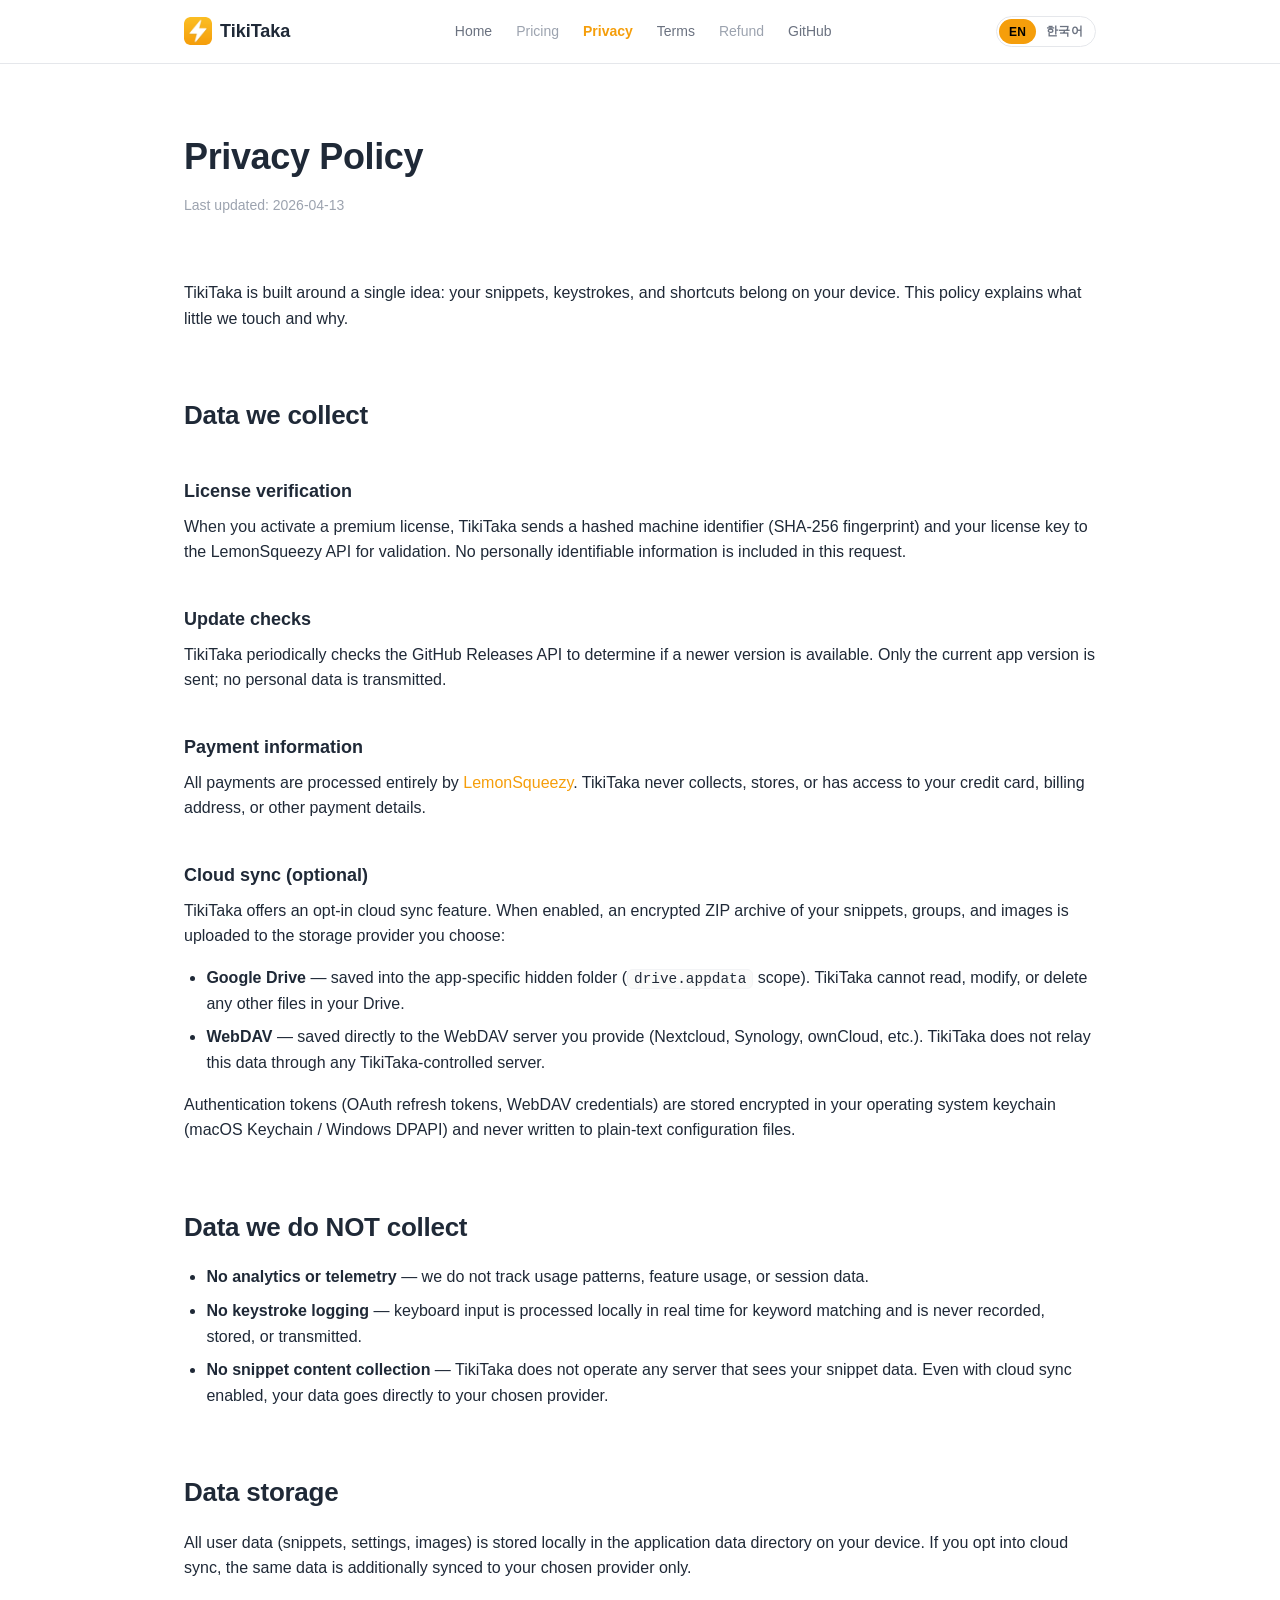
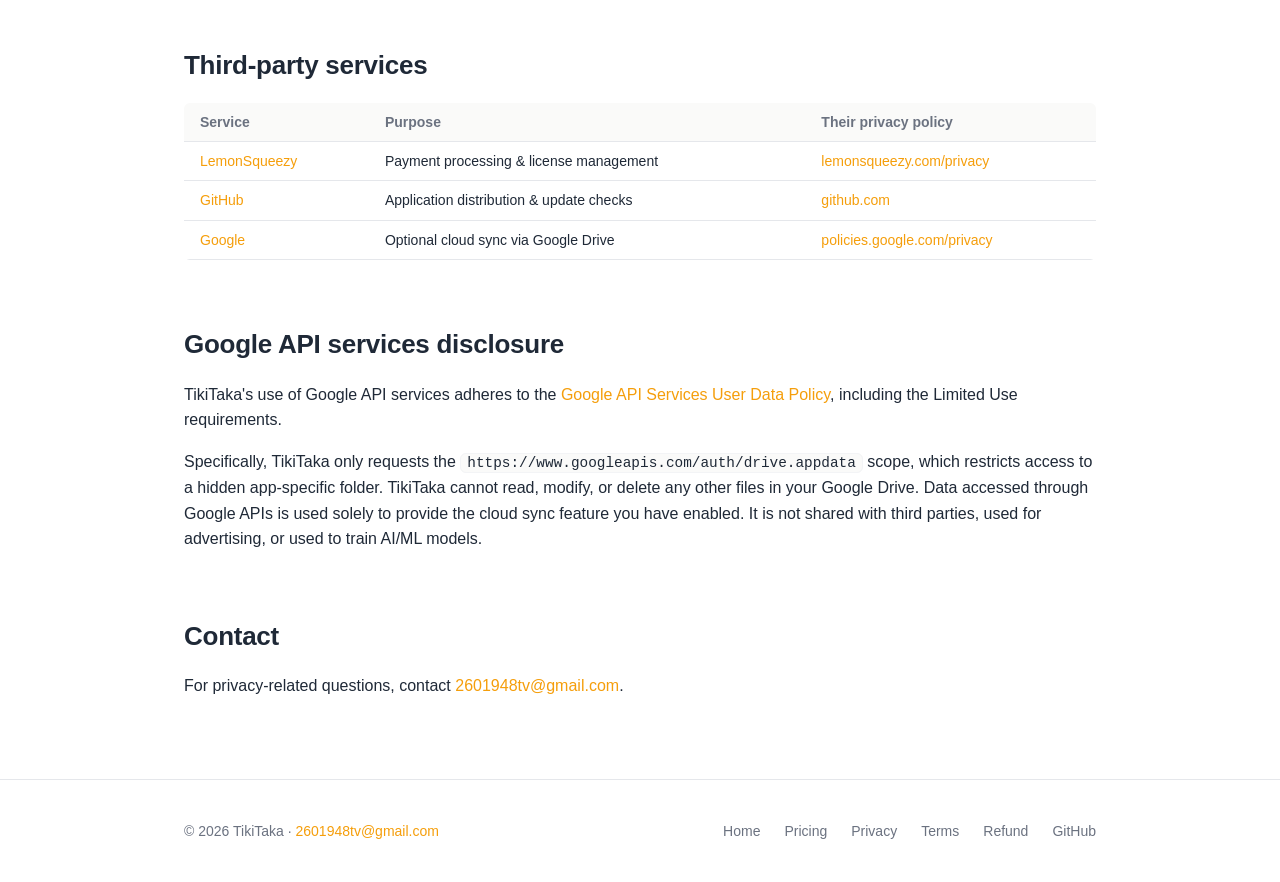
<file: privacy.html>
<!doctype html>
<html lang="en">
<head>
  <meta charset="utf-8">
  <meta name="viewport" content="width=device-width, initial-scale=1, viewport-fit=cover">
  <meta name="theme-color" content="#f59e0b">
  <title>Privacy Policy — TikiTaka</title>
  <meta name="description" content="TikiTaka privacy policy. We collect almost nothing. All snippets stay on your device.">
  <link rel="canonical" href="https://tiki-taka.work/privacy.html">
  <link rel="icon" type="image/png" sizes="32x32" href="assets/favicon-32.png">
  <link rel="icon" type="image/png" sizes="16x16" href="assets/favicon-16.png">
  <link rel="apple-touch-icon" sizes="180x180" href="assets/apple-touch-icon.png">
  <link rel="stylesheet" href="assets/style.css">

  <meta property="og:type" content="website">
  <meta property="og:site_name" content="TikiTaka">
  <meta property="og:title" content="Privacy Policy — TikiTaka">
  <meta property="og:description" content="TikiTaka privacy policy. We collect almost nothing. All snippets stay on your device.">
  <meta property="og:image" content="https://tiki-taka.work/assets/demo-poster.jpg">
  <meta property="og:url" content="https://tiki-taka.work/privacy.html">
  <meta name="twitter:card" content="summary_large_image">
  <meta name="twitter:title" content="Privacy Policy — TikiTaka">
  <meta name="twitter:description" content="TikiTaka privacy policy. We collect almost nothing.">
  <meta name="twitter:image" content="https://tiki-taka.work/assets/demo-poster.jpg">
</head>
<body data-lang="en">

<header class="site-header">
  <div class="site-header-inner">
    <a href="index.html" class="brand">
      <img src="assets/logo-256.png" alt="TikiTaka">
      <span>TikiTaka</span>
    </a>
    <nav class="nav-links" id="nav-menu">
      <a href="index.html">Home</a>
      <a href="index.html#pricing" class="nav-sub">Pricing</a>
      <a href="privacy.html" aria-current="page">Privacy</a>
      <a href="terms.html">Terms</a>
      <a href="terms.html#refund-policy" class="nav-sub">Refund</a>
      <a href="https://github.com/soon83/tikitaka">GitHub</a>
    </nav>
    <div class="header-right">
      <div class="lang-toggle" role="group" aria-label="Language">
        <button type="button" data-set-lang="en" aria-pressed="true">EN</button>
        <button type="button" data-set-lang="ko" aria-pressed="false">한국어</button>
      </div>
      <button type="button" class="nav-toggle" aria-label="메뉴 열기" aria-controls="nav-menu" aria-expanded="false">
        <span></span><span></span><span></span>
      </button>
    </div>
  </div>
</header>
<div class="nav-backdrop" aria-hidden="true"></div>

<main class="container legal" id="top">

  <div lang="en">

  <h1>Privacy Policy</h1>
  <p class="meta">Last updated: 2026-04-13</p>

  <p>
    TikiTaka is built around a single idea: your snippets, keystrokes, and shortcuts
    belong on your device. This policy explains what little we touch and why.
  </p>

  <h2>Data we collect</h2>

  <h3>License verification</h3>
  <p>
    When you activate a premium license, TikiTaka sends a hashed machine identifier
    (SHA-256 fingerprint) and your license key to the LemonSqueezy API for validation.
    No personally identifiable information is included in this request.
  </p>

  <h3>Update checks</h3>
  <p>
    TikiTaka periodically checks the GitHub Releases API to determine if a newer
    version is available. Only the current app version is sent; no personal data is transmitted.
  </p>

  <h3>Payment information</h3>
  <p>
    All payments are processed entirely by
    <a href="https://www.lemonsqueezy.com">LemonSqueezy</a>.
    TikiTaka never collects, stores, or has access to your credit card, billing address,
    or other payment details.
  </p>

  <h3>Cloud sync (optional)</h3>
  <p>
    TikiTaka offers an opt-in cloud sync feature. When enabled, an encrypted ZIP
    archive of your snippets, groups, and images is uploaded to the storage provider
    you choose:
  </p>
  <ul>
    <li>
      <strong>Google Drive</strong> — saved into the app-specific hidden folder
      (<code>drive.appdata</code> scope). TikiTaka cannot read, modify, or delete any
      other files in your Drive.
    </li>
    <li>
      <strong>WebDAV</strong> — saved directly to the WebDAV server you provide
      (Nextcloud, Synology, ownCloud, etc.). TikiTaka does not relay this data through
      any TikiTaka-controlled server.
    </li>
  </ul>
  <p>
    Authentication tokens (OAuth refresh tokens, WebDAV credentials) are stored
    encrypted in your operating system keychain (macOS Keychain / Windows DPAPI) and
    never written to plain-text configuration files.
  </p>

  <h2>Data we do NOT collect</h2>
  <ul>
    <li><strong>No analytics or telemetry</strong> — we do not track usage patterns, feature usage, or session data.</li>
    <li><strong>No keystroke logging</strong> — keyboard input is processed locally in real time for keyword matching and is never recorded, stored, or transmitted.</li>
    <li><strong>No snippet content collection</strong> — TikiTaka does not operate any server that sees your snippet data. Even with cloud sync enabled, your data goes directly to your chosen provider.</li>
  </ul>

  <h2>Data storage</h2>
  <p>
    All user data (snippets, settings, images) is stored locally in the application
    data directory on your device. If you opt into cloud sync, the same data is
    additionally synced to your chosen provider only.
  </p>

  <h2>Third-party services</h2>
  <div class="table-wrap">
    <table>
      <thead>
        <tr><th>Service</th><th>Purpose</th><th>Their privacy policy</th></tr>
      </thead>
      <tbody>
        <tr>
          <td><a href="https://www.lemonsqueezy.com">LemonSqueezy</a></td>
          <td>Payment processing &amp; license management</td>
          <td><a href="https://www.lemonsqueezy.com/privacy">lemonsqueezy.com/privacy</a></td>
        </tr>
        <tr>
          <td><a href="https://github.com">GitHub</a></td>
          <td>Application distribution &amp; update checks</td>
          <td><a href="https://docs.github.com/en/site-policy/privacy-policies/github-general-privacy-statement">github.com</a></td>
        </tr>
        <tr>
          <td><a href="https://www.google.com">Google</a></td>
          <td>Optional cloud sync via Google Drive</td>
          <td><a href="https://policies.google.com/privacy">policies.google.com/privacy</a></td>
        </tr>
      </tbody>
    </table>
  </div>

  <h2>Google API services disclosure</h2>
  <p>
    TikiTaka's use of Google API services adheres to the
    <a href="https://developers.google.com/terms/api-services-user-data-policy">Google API Services User Data Policy</a>,
    including the Limited Use requirements.
  </p>
  <p>
    Specifically, TikiTaka only requests the
    <code>https://www.googleapis.com/auth/drive.appdata</code> scope, which restricts
    access to a hidden app-specific folder. TikiTaka cannot read, modify, or delete
    any other files in your Google Drive. Data accessed through Google APIs is used
    solely to provide the cloud sync feature you have enabled. It is not shared with
    third parties, used for advertising, or used to train AI/ML models.
  </p>

  <h2>Contact</h2>
  <p>
    For privacy-related questions, contact
    <a href="mailto:2601948tv@gmail.com">2601948tv@gmail.com</a>.
  </p>

  </div>

  <!-- ── Korean ───────────────────────────────────────────── -->
  <div lang="ko">

    <h1>개인정보처리방침</h1>
    <p class="meta">최종 수정: 2026-04-13</p>

    <p>
      TikiTaka 는 한 가지 원칙 위에 만들어졌습니다 — 단축어, 키 입력, 데이터는
      사용자의 기기에 머물러야 한다. 본 방침은 TikiTaka 가 다루는 최소한의 데이터가
      무엇이며 그 이유가 무엇인지 설명합니다.
    </p>

    <h2>수집하는 정보</h2>

    <h3>라이선스 인증</h3>
    <p>
      프리미엄 라이선스 활성화 시, 기기 식별을 위한 해시 값(SHA-256 핑거프린트)과
      라이선스 키를 LemonSqueezy API 로 전송합니다. 개인 식별 정보는 포함되지 않습니다.
    </p>

    <h3>업데이트 확인</h3>
    <p>
      TikiTaka 는 GitHub Releases API 를 주기적으로 호출하여 새 버전 여부를 확인합니다.
      현재 앱 버전만 전송되며, 개인 정보는 전송되지 않습니다.
    </p>

    <h3>결제 정보</h3>
    <p>
      모든 결제는 <a href="https://www.lemonsqueezy.com">LemonSqueezy</a> 를 통해 처리됩니다.
      TikiTaka 는 신용카드, 청구 주소 등 결제 정보를 수집·저장·접근하지 않습니다.
    </p>

    <h3>클라우드 동기화 (선택)</h3>
    <p>
      TikiTaka 는 선택적인 클라우드 동기화 기능을 제공합니다. 활성화하면 단축어, 그룹,
      이미지가 담긴 ZIP 아카이브를 사용자가 선택한 저장소에 업로드합니다:
    </p>
    <ul>
      <li>
        <strong>Google Drive</strong> — <code>drive.appdata</code> scope 의
        앱 전용 숨김 폴더에 저장됩니다. TikiTaka 는 사용자의 다른 Drive 파일에
        접근할 수 없습니다.
      </li>
      <li>
        <strong>WebDAV</strong> — 사용자가 직접 지정한 WebDAV 서버
        (Nextcloud, Synology, ownCloud 등)에 직접 저장됩니다.
        TikiTaka 가 운영하는 중간 서버는 존재하지 않습니다.
      </li>
    </ul>
    <p>
      OAuth refresh token 과 WebDAV 자격증명은 운영체제 키체인
      (macOS Keychain / Windows DPAPI)으로 암호화되어 저장되며, 평문 설정 파일에는
      절대 기록되지 않습니다.
    </p>

    <h2>수집하지 않는 정보</h2>
    <ul>
      <li><strong>분석/텔레메트리 없음</strong> — 사용 패턴, 기능 사용 빈도, 세션 데이터를 추적하지 않습니다.</li>
      <li><strong>키 입력 기록 없음</strong> — 키보드 입력은 키워드 매칭을 위해 로컬에서 실시간 처리되며, 기록·저장·전송되지 않습니다.</li>
      <li><strong>단축어 내용 수집 없음</strong> — TikiTaka 는 단축어 데이터를 받는 자체 서버를 운영하지 않습니다. 클라우드 동기화를 켜더라도 데이터는 사용자가 선택한 저장소로 직접 전송됩니다.</li>
    </ul>

    <h2>데이터 저장</h2>
    <p>
      모든 사용자 데이터(단축어, 설정, 이미지)는 사용자 기기의 앱 데이터 디렉토리에
      로컬 저장됩니다. 클라우드 동기화를 활성화한 경우, 같은 데이터가 사용자가 선택한
      저장소에만 추가로 동기화됩니다.
    </p>

    <h2>제3자 서비스</h2>
    <div class="table-wrap">
      <table>
        <thead>
          <tr><th>서비스</th><th>용도</th><th>개인정보처리방침</th></tr>
        </thead>
        <tbody>
          <tr>
            <td><a href="https://www.lemonsqueezy.com">LemonSqueezy</a></td>
            <td>결제 및 라이선스 관리</td>
            <td><a href="https://www.lemonsqueezy.com/privacy">lemonsqueezy.com/privacy</a></td>
          </tr>
          <tr>
            <td><a href="https://github.com">GitHub</a></td>
            <td>앱 배포 및 업데이트 확인</td>
            <td><a href="https://docs.github.com/en/site-policy/privacy-policies/github-general-privacy-statement">github.com</a></td>
          </tr>
          <tr>
            <td><a href="https://www.google.com">Google</a></td>
            <td>Google Drive 를 통한 선택적 클라우드 동기화</td>
            <td><a href="https://policies.google.com/privacy">policies.google.com/privacy</a></td>
          </tr>
        </tbody>
      </table>
    </div>

    <h2>Google API 서비스 공개 사항</h2>
    <p>
      TikiTaka 의 Google API 사용은
      <a href="https://developers.google.com/terms/api-services-user-data-policy">Google API Services User Data Policy</a>
      (Limited Use 요건 포함)를 준수합니다.
    </p>
    <p>
      구체적으로 TikiTaka 는 <code>https://www.googleapis.com/auth/drive.appdata</code>
      scope 만 요청하며, 이는 앱 전용 숨김 폴더로 접근을 제한합니다. TikiTaka 는 사용자의
      다른 Google Drive 파일에 대해 읽기·수정·삭제 권한이 없습니다. Google API 를 통해
      접근하는 데이터는 사용자가 활성화한 클라우드 동기화 기능 제공 목적으로만 사용되며,
      제3자와 공유되거나 광고에 사용되거나 AI/ML 모델 학습에 사용되지 않습니다.
    </p>

    <h2>문의</h2>
    <p>
      개인정보 관련 문의:
      <a href="mailto:2601948tv@gmail.com">2601948tv@gmail.com</a>
    </p>
  </div>

</main>

<footer class="site-footer">
  <div class="site-footer-inner">
    <div>© 2026 TikiTaka · <a href="mailto:2601948tv@gmail.com">2601948tv@gmail.com</a></div>
    <div class="footer-links">
      <a href="index.html">Home</a>
      <a href="index.html#pricing">Pricing</a>
      <a href="privacy.html">Privacy</a>
      <a href="terms.html">Terms</a>
      <a href="terms.html#refund-policy">Refund</a>
      <a href="https://github.com/soon83/tikitaka">GitHub</a>
    </div>
  </div>
</footer>

<script src="assets/lang.js"></script>
<script src="assets/nav.js"></script>
</body>
</html>
</file>
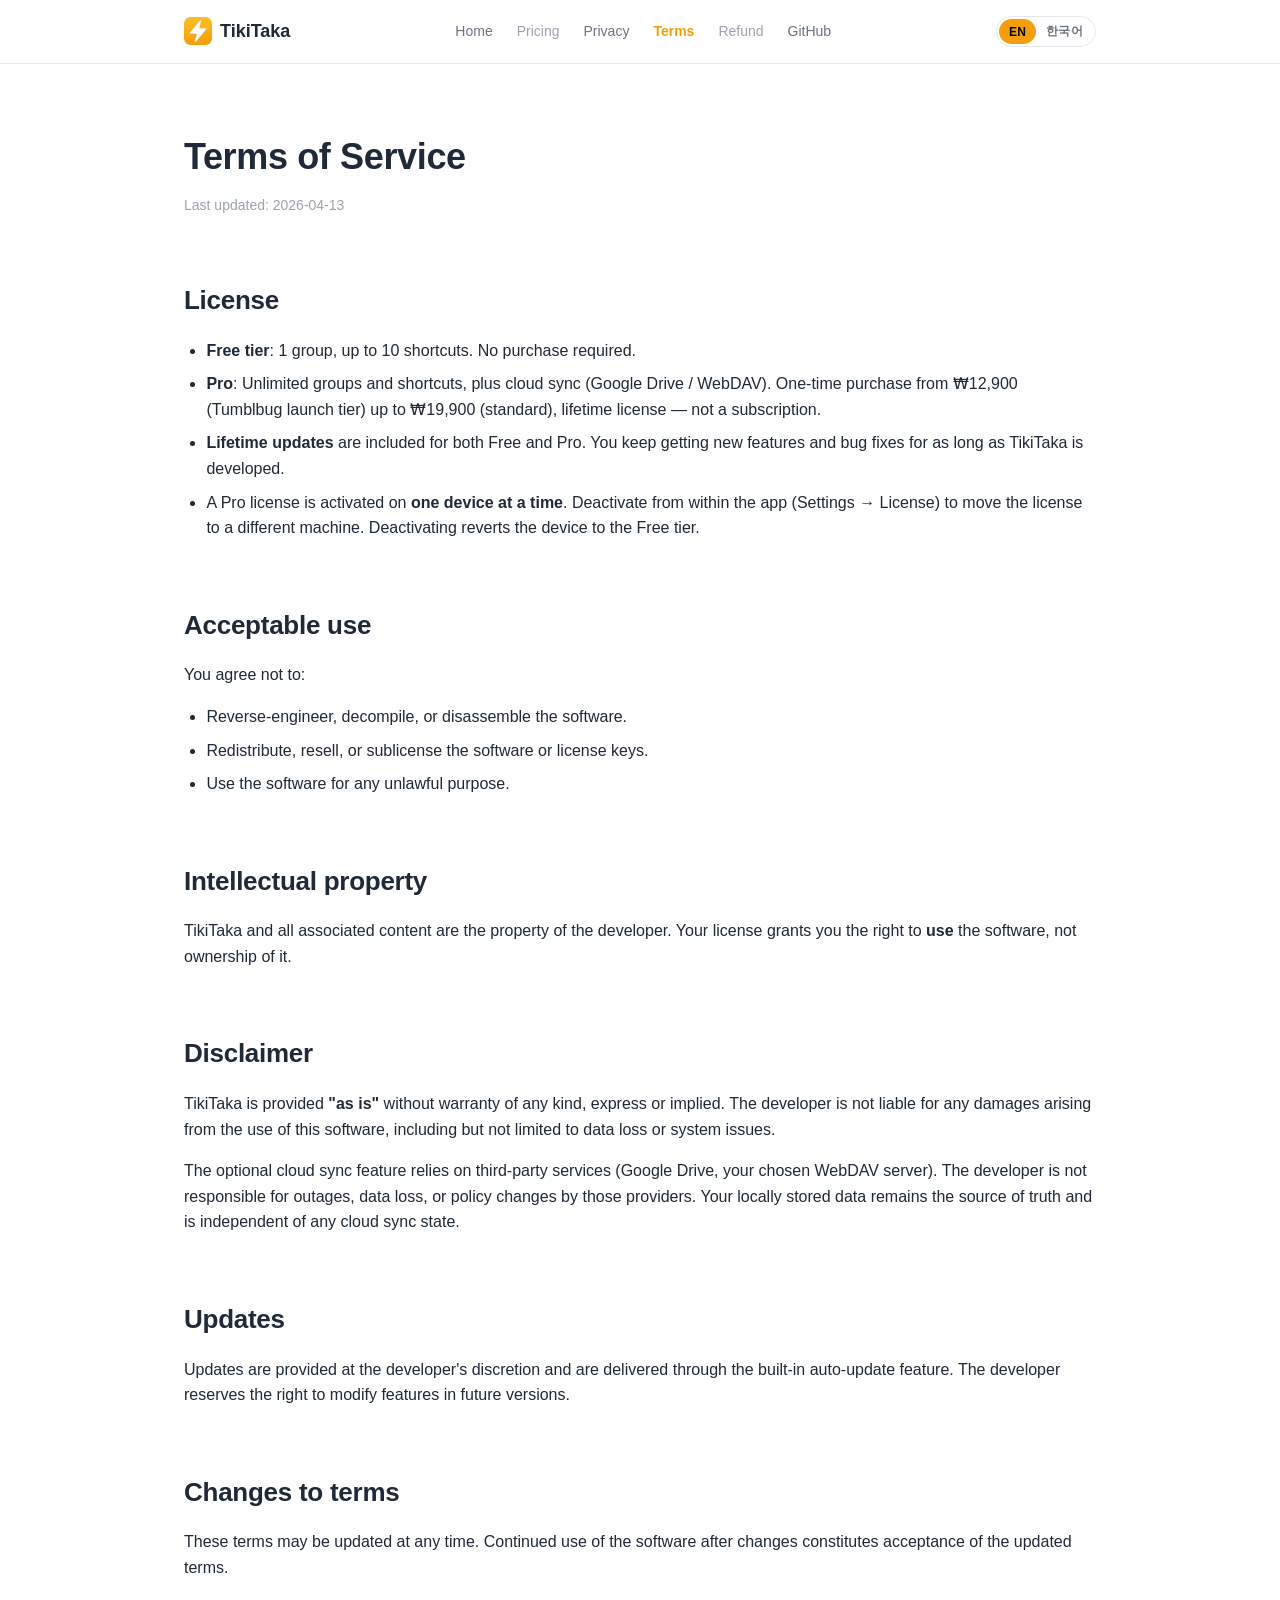
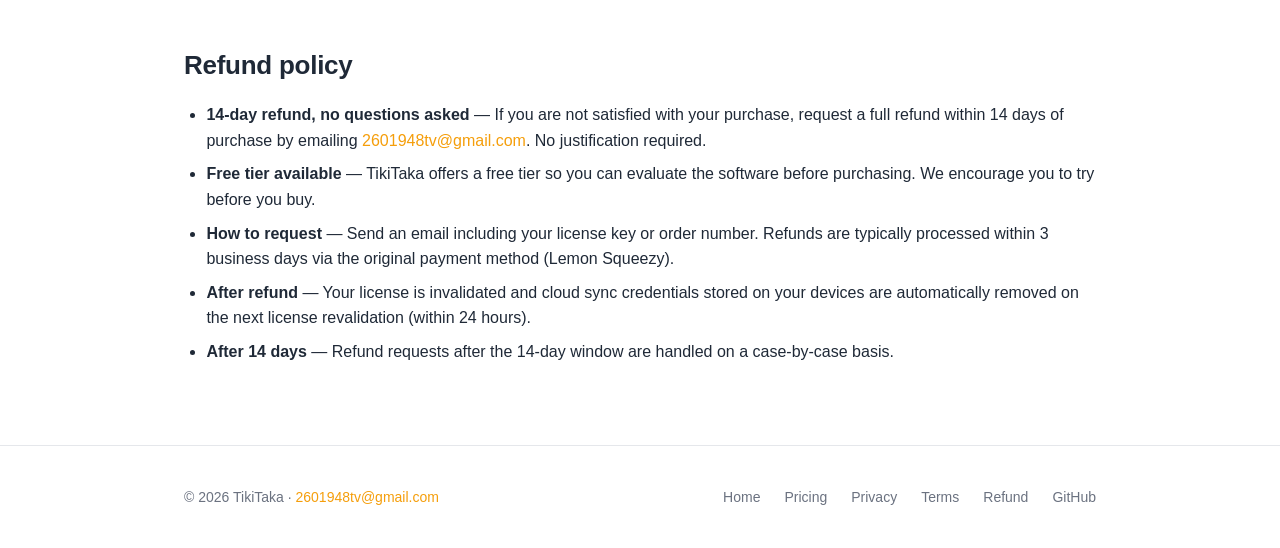
<file: terms.html>
<!doctype html>
<html lang="en">
<head>
  <meta charset="utf-8">
  <meta name="viewport" content="width=device-width, initial-scale=1, viewport-fit=cover">
  <meta name="theme-color" content="#f59e0b">
  <title>Terms of Service — TikiTaka</title>
  <meta name="description" content="TikiTaka terms of service, license, refund policy.">
  <link rel="canonical" href="https://tiki-taka.work/terms.html">
  <link rel="icon" type="image/png" sizes="32x32" href="assets/favicon-32.png">
  <link rel="icon" type="image/png" sizes="16x16" href="assets/favicon-16.png">
  <link rel="apple-touch-icon" sizes="180x180" href="assets/apple-touch-icon.png">
  <link rel="stylesheet" href="assets/style.css">

  <meta property="og:type" content="website">
  <meta property="og:site_name" content="TikiTaka">
  <meta property="og:title" content="Terms of Service — TikiTaka">
  <meta property="og:description" content="TikiTaka terms of service, license, and 14-day refund policy.">
  <meta property="og:image" content="https://tiki-taka.work/assets/demo-poster.jpg">
  <meta property="og:url" content="https://tiki-taka.work/terms.html">
  <meta name="twitter:card" content="summary_large_image">
  <meta name="twitter:title" content="Terms of Service — TikiTaka">
  <meta name="twitter:description" content="TikiTaka terms, license, 14-day refund policy.">
  <meta name="twitter:image" content="https://tiki-taka.work/assets/demo-poster.jpg">
</head>
<body data-lang="en">

<header class="site-header">
  <div class="site-header-inner">
    <a href="index.html" class="brand">
      <img src="assets/logo-256.png" alt="TikiTaka">
      <span>TikiTaka</span>
    </a>
    <nav class="nav-links" id="nav-menu">
      <a href="index.html">Home</a>
      <a href="index.html#pricing" class="nav-sub">Pricing</a>
      <a href="privacy.html">Privacy</a>
      <a href="terms.html" aria-current="page">Terms</a>
      <a href="terms.html#refund-policy" class="nav-sub">Refund</a>
      <a href="https://github.com/soon83/tikitaka">GitHub</a>
    </nav>
    <div class="header-right">
      <div class="lang-toggle" role="group" aria-label="Language">
        <button type="button" data-set-lang="en" aria-pressed="true">EN</button>
        <button type="button" data-set-lang="ko" aria-pressed="false">한국어</button>
      </div>
      <button type="button" class="nav-toggle" aria-label="메뉴 열기" aria-controls="nav-menu" aria-expanded="false">
        <span></span><span></span><span></span>
      </button>
    </div>
  </div>
</header>
<div class="nav-backdrop" aria-hidden="true"></div>

<main class="container legal" id="top">

  <div lang="en">

  <h1>Terms of Service</h1>
  <p class="meta">Last updated: 2026-04-13</p>

  <h2>License</h2>
  <ul>
    <li><strong>Free tier</strong>: 1 group, up to 10 shortcuts. No purchase required.</li>
    <li><strong>Pro</strong>: Unlimited groups and shortcuts, plus cloud sync (Google Drive / WebDAV). One-time purchase from ₩12,900 (Tumblbug launch tier) up to ₩19,900 (standard), lifetime license — not a subscription.</li>
    <li><strong>Lifetime updates</strong> are included for both Free and Pro. You keep getting new features and bug fixes for as long as TikiTaka is developed.</li>
    <li>A Pro license is activated on <strong>one device at a time</strong>. Deactivate from within the app (Settings → License) to move the license to a different machine. Deactivating reverts the device to the Free tier.</li>
  </ul>

  <h2>Acceptable use</h2>
  <p>You agree not to:</p>
  <ul>
    <li>Reverse-engineer, decompile, or disassemble the software.</li>
    <li>Redistribute, resell, or sublicense the software or license keys.</li>
    <li>Use the software for any unlawful purpose.</li>
  </ul>

  <h2>Intellectual property</h2>
  <p>
    TikiTaka and all associated content are the property of the developer.
    Your license grants you the right to <strong>use</strong> the software, not ownership of it.
  </p>

  <h2>Disclaimer</h2>
  <p>
    TikiTaka is provided <strong>"as is"</strong> without warranty of any kind, express
    or implied. The developer is not liable for any damages arising from the use of
    this software, including but not limited to data loss or system issues.
  </p>
  <p>
    The optional cloud sync feature relies on third-party services (Google Drive, your
    chosen WebDAV server). The developer is not responsible for outages, data loss, or
    policy changes by those providers. Your locally stored data remains the source of
    truth and is independent of any cloud sync state.
  </p>

  <h2>Updates</h2>
  <p>
    Updates are provided at the developer's discretion and are delivered through the
    built-in auto-update feature. The developer reserves the right to modify features
    in future versions.
  </p>

  <h2>Changes to terms</h2>
  <p>
    These terms may be updated at any time. Continued use of the software after changes
    constitutes acceptance of the updated terms.
  </p>

  <h2 id="refund-policy" data-anchor="refund-policy">Refund policy</h2>
  <ul>
    <li><strong>14-day refund, no questions asked</strong> — If you are not satisfied with your purchase, request a full refund within 14 days of purchase by emailing <a href="mailto:2601948tv@gmail.com">2601948tv@gmail.com</a>. No justification required.</li>
    <li><strong>Free tier available</strong> — TikiTaka offers a free tier so you can evaluate the software before purchasing. We encourage you to try before you buy.</li>
    <li><strong>How to request</strong> — Send an email including your license key or order number. Refunds are typically processed within 3 business days via the original payment method (Lemon Squeezy).</li>
    <li><strong>After refund</strong> — Your license is invalidated and cloud sync credentials stored on your devices are automatically removed on the next license revalidation (within 24 hours).</li>
    <li><strong>After 14 days</strong> — Refund requests after the 14-day window are handled on a case-by-case basis.</li>
  </ul>

  </div>

  <!-- ── Korean ───────────────────────────────────────────── -->
  <div lang="ko">

    <h1>이용약관</h1>
    <p class="meta">최종 수정: 2026-04-13</p>

    <h2>라이선스</h2>
    <ul>
      <li><strong>무료</strong>: 그룹 1개, 단축어 최대 10개. 구매 불필요.</li>
      <li><strong>Pro</strong>: 그룹 · 단축어 무제한 + 클라우드 동기화 (Google Drive · WebDAV). ₩12,900 (텀블벅 얼리버드) ~ ₩19,900 (정가) 1회 결제, 평생 라이선스 — 구독 아님.</li>
      <li><strong>평생 업데이트</strong>는 무료 · Pro 양쪽 모두 동일하게 포함됩니다. TikiTaka 가 개발되는 한 새 기능과 버그 수정을 계속 받을 수 있습니다.</li>
      <li>Pro 라이선스는 <strong>한 번에 1기기</strong>에서 활성화됩니다. 다른 기기로 옮기려면 앱 내에서 비활성화 (설정 → 라이센스) 후 새 기기에서 재활성화하세요. 비활성화된 기기는 무료 플랜으로 되돌아갑니다.</li>
    </ul>

    <h2>사용 제한</h2>
    <p>다음 행위는 금지됩니다:</p>
    <ul>
      <li>소프트웨어의 리버스 엔지니어링, 디컴파일 또는 디스어셈블</li>
      <li>소프트웨어 또는 라이선스 키의 재배포, 재판매 또는 서브라이선스</li>
      <li>불법적인 목적으로의 사용</li>
    </ul>

    <h2>지적재산권</h2>
    <p>
      TikiTaka 및 관련 콘텐츠는 개발자의 자산입니다. 라이선스는 소프트웨어의
      <strong>사용권</strong>을 부여하며, 소유권을 이전하지 않습니다.
    </p>

    <h2>면책 조항</h2>
    <p>
      TikiTaka 는 명시적이든 묵시적이든 어떠한 보증도 없이 <strong>"있는 그대로"</strong> 제공됩니다.
      개발자는 데이터 손실이나 시스템 문제를 포함한 소프트웨어 사용으로 인한 어떠한 손해에 대해서도
      책임을 지지 않습니다.
    </p>
    <p>
      선택 사항인 클라우드 동기화 기능은 제3자 서비스(Google Drive, 사용자가 선택한 WebDAV 서버)에
      의존합니다. 해당 제공자의 서비스 중단, 데이터 손실, 정책 변경에 대해 개발자는 책임지지 않습니다.
      로컬에 저장된 데이터가 항상 우선 출처(source of truth)이며, 클라우드 동기화 상태와 독립적으로
      유지됩니다.
    </p>

    <h2>업데이트</h2>
    <p>
      업데이트는 개발자의 재량에 따라 제공되며, 내장된 자동 업데이트 기능을 통해 전달됩니다.
      개발자는 향후 버전에서 기능을 변경할 권리를 보유합니다.
    </p>

    <h2>약관 변경</h2>
    <p>
      본 약관은 언제든지 변경될 수 있습니다. 변경 후 소프트웨어를 계속 사용하면 변경된 약관에
      동의한 것으로 간주합니다.
    </p>

    <h2 id="refund-policy-ko" data-anchor="refund-policy">환불 정책</h2>
    <ul>
      <li><strong>14일 환불, 사유 불문</strong> — 구매 후 14일 이내라면 사유를 묻지 않고 전액 환불해드립니다. <a href="mailto:2601948tv@gmail.com">2601948tv@gmail.com</a> 으로 이메일만 보내주시면 됩니다.</li>
      <li><strong>무료 체험 가능</strong> — TikiTaka 는 무료 티어를 제공하므로 구매 전 충분히 평가할 수 있습니다.</li>
      <li><strong>요청 방법</strong> — 라이선스 키 또는 주문번호를 포함해 이메일을 보내주세요. 환불은 보통 영업일 기준 3일 이내, Lemon Squeezy 원결제 수단으로 처리됩니다.</li>
      <li><strong>환불 후 처리</strong> — 라이선스는 무효화되며, 다음 자동 재검증 (24시간 이내) 에 클라우드 동기화 자격증명도 자동으로 삭제됩니다.</li>
      <li><strong>14일 이후</strong> — 14일 이후의 환불 요청은 사안별로 검토됩니다.</li>
    </ul>
  </div>

</main>

<footer class="site-footer">
  <div class="site-footer-inner">
    <div>© 2026 TikiTaka · <a href="mailto:2601948tv@gmail.com">2601948tv@gmail.com</a></div>
    <div class="footer-links">
      <a href="index.html">Home</a>
      <a href="index.html#pricing">Pricing</a>
      <a href="privacy.html">Privacy</a>
      <a href="terms.html">Terms</a>
      <a href="terms.html#refund-policy">Refund</a>
      <a href="https://github.com/soon83/tikitaka">GitHub</a>
    </div>
  </div>
</footer>

<script src="assets/lang.js"></script>
<script src="assets/nav.js"></script>
</body>
</html>
</file>
<file: assets/style.css>
/*
 * TikiTaka 정적 사이트 공용 스타일.
 *
 * 의존성 0 — 외부 폰트 / 프레임워크 없이 시스템 폰트 + CSS 변수만 사용.
 * 다크 모드는 prefers-color-scheme 으로 자동 전환.
 * 모바일 반응형은 단일 미디어 쿼리(680px)로 단순 처리.
 */

:root {
  --color-bg: #ffffff;
  --color-bg-soft: #fafaf9;
  --color-bg-card: #ffffff;
  --color-text: #1f2937;
  --color-text-muted: #6b7280;
  --color-text-dim: #9ca3af;
  --color-border: #e5e7eb;
  --color-border-soft: #f3f4f6;
  --color-accent: #f59e0b;
  --color-accent-hover: #d97706;
  --color-accent-soft: #fef3c7;
  --color-shadow: rgba(15, 23, 42, 0.06);
  --color-shadow-strong: rgba(15, 23, 42, 0.12);
  --radius-sm: 6px;
  --radius-md: 10px;
  --radius-lg: 16px;
  --radius-xl: 24px;
  --max-width: 960px;
  --space-xs: 4px;
  --space-sm: 8px;
  --space-md: 16px;
  --space-lg: 24px;
  --space-xl: 40px;
  --space-2xl: 64px;
  --space-3xl: 96px;
}

@media (prefers-color-scheme: dark) {
  :root {
    --color-bg: #0f172a;
    --color-bg-soft: #0b1120;
    --color-bg-card: #1e293b;
    --color-text: #f1f5f9;
    --color-text-muted: #94a3b8;
    --color-text-dim: #64748b;
    --color-border: #1e293b;
    --color-border-soft: #1a2333;
    --color-accent: #fbbf24;
    --color-accent-hover: #f59e0b;
    --color-accent-soft: rgba(251, 191, 36, 0.12);
    --color-shadow: rgba(0, 0, 0, 0.3);
    --color-shadow-strong: rgba(0, 0, 0, 0.5);
  }
}

* { box-sizing: border-box; }

html {
  -webkit-text-size-adjust: 100%;
  scroll-behavior: smooth;
}

/*
 * 앵커 점프시 sticky 헤더가 타겟을 가리지 않도록 상단 여백을 준다.
 * 헤더 높이(≈60px) + 살짝의 breathing room.
 */
[id], [data-anchor] {
  scroll-margin-top: 76px;
}

body {
  margin: 0;
  font-family: -apple-system, BlinkMacSystemFont, "Segoe UI", "Apple SD Gothic Neo",
    "Malgun Gothic", Roboto, "Helvetica Neue", sans-serif;
  font-size: 16px;
  line-height: 1.6;
  color: var(--color-text);
  background: var(--color-bg);
  -webkit-font-smoothing: antialiased;
  text-rendering: optimizeLegibility;
}

img { max-width: 100%; height: auto; display: block; }

a {
  color: var(--color-accent);
  text-decoration: none;
  transition: color 0.15s ease;
}
a:hover { color: var(--color-accent-hover); }

code {
  font-family: ui-monospace, SFMono-Regular, "SF Mono", Menlo, Consolas, monospace;
  background: var(--color-bg-soft);
  border: 1px solid var(--color-border-soft);
  border-radius: var(--radius-sm);
  padding: 1px 6px;
  font-size: 0.9em;
}

/* ── Header / Nav ───────────────────────────────────────────────── */

.site-header {
  /* -webkit-sticky 는 구형 Safari 호환. 모바일(≤680px)에선 하단에서 fixed 로 override. */
  position: -webkit-sticky;
  position: sticky;
  top: 0;
  /* 드로어(z-index 20) / 백드롭(15) 위에 있어야 햄버거 X 버튼이 항상 조작 가능 */
  z-index: 30;
  background: rgba(255, 255, 255, 0.85);
  backdrop-filter: saturate(180%) blur(12px);
  -webkit-backdrop-filter: saturate(180%) blur(12px);
  border-bottom: 1px solid var(--color-border);
}

@media (prefers-color-scheme: dark) {
  .site-header {
    background: rgba(15, 23, 42, 0.85);
  }
}

.site-header-inner {
  max-width: var(--max-width);
  margin: 0 auto;
  padding: var(--space-md) var(--space-lg);
  display: flex;
  align-items: center;
  justify-content: space-between;
  gap: var(--space-md);
}

.brand {
  display: inline-flex;
  align-items: center;
  gap: var(--space-sm);
  font-weight: 700;
  font-size: 18px;
  color: var(--color-text);
}

.brand img {
  width: 28px;
  height: 28px;
  border-radius: 6px;
}

.nav-links {
  display: flex;
  align-items: center;
  gap: var(--space-lg);
  font-size: 14px;
}

.nav-links a {
  color: var(--color-text-muted);
  font-weight: 500;
}

.nav-links a:hover {
  color: var(--color-accent);
}

/* 하위 항목: 페이지 내 앵커 (Pricing / Refund) — 상위 페이지에 속한 섹션임을 색으로 구분 */
.nav-links .nav-sub {
  color: var(--color-text-dim);
  font-weight: 400;
}

/* 현재 페이지 표시 — aria-current="page" 로 마크된 링크 */
.nav-links a[aria-current="page"] {
  color: var(--color-accent);
  font-weight: 600;
}

/* ── Header right cluster (lang toggle + hamburger) ─────────── */

.header-right {
  display: flex;
  align-items: center;
  gap: var(--space-md);
}

/* ── Hamburger button (모바일에서만 보임) ──────────────────── */

.nav-toggle {
  display: none;
  position: relative;
  /* 드로어(z-index 20) 위에 떠서 X 애니메이션 / 클릭 가능하도록 */
  z-index: 25;
  appearance: none;
  background: transparent;
  border: 0;
  width: 40px;
  height: 40px;
  padding: 0;
  cursor: pointer;
  flex-direction: column;
  justify-content: center;
  align-items: center;
  gap: 5px;
  border-radius: var(--radius-md);
  transition: background 0.15s ease;
  font-family: inherit;
}

.nav-toggle:hover {
  background: var(--color-bg-soft);
}

.nav-toggle span {
  display: block;
  width: 20px;
  height: 2px;
  background: var(--color-text);
  border-radius: 2px;
  transform-origin: center;
  transition: transform 0.25s ease, opacity 0.2s ease;
}

/* 열린 상태에서 가운데 막대는 사라지고 위/아래가 X 로 회전 */
body.nav-open .nav-toggle span:nth-child(1) { transform: translateY(7px) rotate(45deg); }
body.nav-open .nav-toggle span:nth-child(2) { opacity: 0; }
body.nav-open .nav-toggle span:nth-child(3) { transform: translateY(-7px) rotate(-45deg); }

/* ── Nav drawer backdrop ────────────────────────────────────── */

.nav-backdrop {
  position: fixed;
  inset: 0;
  background: rgba(0, 0, 0, 0.45);
  opacity: 0;
  pointer-events: none;
  transition: opacity 0.25s ease;
  z-index: 15;
}

body.nav-open .nav-backdrop {
  opacity: 1;
  pointer-events: auto;
}

/* ── Language toggle ─────────────────────────────────────────── */

.lang-toggle {
  display: inline-flex;
  border: 1px solid var(--color-border);
  border-radius: 999px;
  padding: 2px;
  background: var(--color-bg-card);
}

.lang-toggle button {
  appearance: none;
  background: transparent;
  border: 0;
  color: var(--color-text-muted);
  font-size: 12px;
  font-weight: 600;
  letter-spacing: 0.02em;
  padding: 4px 10px;
  border-radius: 999px;
  cursor: pointer;
  transition: all 0.15s ease;
  font-family: inherit;
}

.lang-toggle button:hover {
  color: var(--color-text);
}

.lang-toggle button.is-active {
  background: var(--color-accent);
  color: #000;
}

/* 비활성 언어 섹션 자동 숨김 */
body[data-lang="en"] [lang="ko"] { display: none; }
body[data-lang="ko"] [lang="en"] { display: none; }

/* ── Container ──────────────────────────────────────────────────── */

/*
 * 주의: section.container 처럼 두 클래스가 같은 element 에 붙으면 padding 충돌이 난다.
 * section 은 vertical, container 는 horizontal 만 다루도록 longhand 로 분리해 두 규칙이
 * 서로의 값을 덮지 않게 한다.
 */
.container {
  max-width: var(--max-width);
  margin: 0 auto;
  padding-left: var(--space-lg);
  padding-right: var(--space-lg);
}

main {
  padding-bottom: var(--space-3xl);
}

/* ── Hero ───────────────────────────────────────────────────────── */

.hero {
  text-align: center;
  padding: var(--space-3xl) var(--space-lg) var(--space-2xl);
}

.hero-logo {
  width: 96px;
  height: 96px;
  margin: 0 auto var(--space-lg);
  border-radius: 22px;
  box-shadow:
    0 4px 12px var(--color-shadow),
    0 16px 40px var(--color-shadow-strong);
}

.hero-title {
  font-size: 48px;
  font-weight: 800;
  letter-spacing: -0.02em;
  line-height: 1.1;
  margin: 0 0 var(--space-md);
}

.hero-subtitle {
  font-size: 20px;
  color: var(--color-text-muted);
  max-width: 640px;
  margin: 0 auto var(--space-xl);
  line-height: 1.5;
}

.cta-row {
  display: flex;
  gap: var(--space-md);
  justify-content: center;
  flex-wrap: wrap;
}

.btn {
  display: inline-flex;
  align-items: center;
  gap: var(--space-sm);
  padding: 12px 24px;
  border-radius: var(--radius-md);
  font-weight: 600;
  font-size: 15px;
  border: 1.5px solid transparent;
  cursor: pointer;
  transition: all 0.15s ease;
  text-decoration: none;
}

.btn-primary {
  background: var(--color-accent);
  color: #000;
  border-color: var(--color-accent);
}

.btn-primary:hover {
  background: var(--color-accent-hover);
  border-color: var(--color-accent-hover);
  color: #000;
  transform: translateY(-1px);
}

/*
 * Secondary (outline) 버튼 — 기본 `--color-border` 는 카드/hero 배경과 같은 계열이라
 * 다크 모드에서 테두리가 사라져 텍스트만 붕 떠 보인다. text 색 (밝은 흰색 / 다크 텍스트)
 * 으로 올려 버튼 형태가 어떤 배경 위에서든 명확하게 드러나도록 한다. 호버 시엔 accent.
 */
.btn-secondary {
  background: transparent;
  color: var(--color-text);
  border-color: var(--color-text);
}

.btn-secondary:hover {
  border-color: var(--color-accent);
  color: var(--color-accent);
}

.btn-mac {
  background: #333;
  color: #fff;
  border-color: #333;
}
.btn-mac:hover {
  background: #555;
  border-color: #555;
  color: #fff;
  transform: translateY(-1px);
}
.btn-mac-disabled {
  opacity: 0.5;
  cursor: default;
}
.btn-mac-disabled:hover {
  background: #333;
  border-color: #333;
  transform: none;
}

.btn-win {
  background: #0078d4;
  color: #fff;
  border-color: #0078d4;
}
.btn-win:hover {
  background: #1a8ae8;
  border-color: #1a8ae8;
  color: #fff;
  transform: translateY(-1px);
}

/* ── Section ────────────────────────────────────────────────────── */

section {
  padding-top: var(--space-3xl);
  padding-bottom: var(--space-3xl);
}

/* 짝수 섹션은 살짝 어두운 배경으로 시각적 분리 */
section.alt-bg {
  background: var(--color-bg-soft);
  border-top: 1px solid var(--color-border-soft);
  border-bottom: 1px solid var(--color-border-soft);
}

.section-title {
  font-size: 34px;
  font-weight: 800;
  letter-spacing: -0.02em;
  margin: 0 0 var(--space-md);
  text-align: center;
}

.section-subtitle {
  font-size: 24px;
  font-weight: 700;
  letter-spacing: -0.01em;
  margin: var(--space-xl) 0 var(--space-sm);
  text-align: center;
}

.section-lead {
  font-size: 18px;
  color: var(--color-text-muted);
  text-align: center;
  max-width: 680px;
  margin: 0 auto var(--space-2xl);
  line-height: 1.6;
}

/* ── Features grid ──────────────────────────────────────────────── */

.features {
  display: grid;
  grid-template-columns: repeat(2, 1fr);
  gap: var(--space-lg);
}

.feature-card {
  background: var(--color-bg-card);
  border: 1px solid var(--color-border);
  border-radius: var(--radius-lg);
  padding: var(--space-xl);
  transition: transform 0.15s ease, border-color 0.15s ease;
}

.feature-card:hover {
  transform: translateY(-2px);
  border-color: var(--color-accent);
}

.feature-icon {
  width: 40px;
  height: 40px;
  border-radius: var(--radius-md);
  background: var(--color-accent-soft);
  color: var(--color-accent);
  display: flex;
  align-items: center;
  justify-content: center;
  margin-bottom: var(--space-md);
  font-size: 20px;
}

.feature-title {
  font-size: 18px;
  font-weight: 700;
  margin: 0 0 var(--space-sm);
}

.feature-desc {
  font-size: 15px;
  color: var(--color-text-muted);
  margin: 0;
  line-height: 1.6;
}

/* ── Screenshots ────────────────────────────────────────────────── */

.screenshot-block {
  margin-bottom: var(--space-2xl);
}

.screenshot-heading {
  font-size: 22px;
  font-weight: 700;
  margin: 0 0 var(--space-sm);
  text-align: center;
}

.screenshot-caption {
  font-size: 15px;
  color: var(--color-text-muted);
  text-align: center;
  margin: 0 0 var(--space-lg);
}

.screenshot-frame {
  max-width: 720px;
  margin: 0 auto;
}

.screenshot-frame img {
  width: 100%;
  border-radius: var(--radius-md);
  border: 1px solid var(--color-border);
  box-shadow: 0 8px 24px var(--color-shadow);
  image-rendering: -webkit-optimize-contrast;
}

/* ── Sync providers ─────────────────────────────────────────── */

.sync-providers {
  display: grid;
  grid-template-columns: 1fr 1fr;
  gap: var(--space-lg);
  max-width: 720px;
  margin: 0 auto;
}

.sync-provider {
  background: var(--color-bg-card);
  border: 1px solid var(--color-border);
  border-radius: var(--radius-lg);
  padding: var(--space-xl);
  text-align: center;
  transition: border-color 0.15s ease, transform 0.15s ease;
}

.sync-provider:hover {
  border-color: var(--color-accent);
  transform: translateY(-2px);
}

.sync-provider-logo {
  width: 56px;
  height: 56px;
  border-radius: var(--radius-md);
  background: var(--color-accent-soft);
  color: var(--color-accent);
  display: inline-flex;
  align-items: center;
  justify-content: center;
  font-size: 28px;
  margin-bottom: var(--space-md);
}

.sync-provider h3 {
  font-size: 18px;
  font-weight: 700;
  margin: 0 0 var(--space-sm);
}

.sync-provider p {
  font-size: 14px;
  color: var(--color-text-muted);
  margin: 0;
  line-height: 1.6;
}

.sync-note {
  text-align: center;
  margin-top: var(--space-xl);
  font-size: 14px;
  color: var(--color-text-muted);
}

/* ── How it works steps ─────────────────────────────────────── */

.steps {
  display: grid;
  grid-template-columns: repeat(3, 1fr);
  gap: var(--space-lg);
  counter-reset: step;
}

.step {
  text-align: center;
  padding: var(--space-lg);
}

.step-number {
  display: inline-flex;
  align-items: center;
  justify-content: center;
  width: 40px;
  height: 40px;
  border-radius: 50%;
  background: var(--color-accent-soft);
  color: var(--color-accent);
  font-weight: 800;
  font-size: 18px;
  margin-bottom: var(--space-md);
}

.step-title {
  font-size: 17px;
  font-weight: 700;
  margin: 0 0 var(--space-sm);
}

.step-desc {
  font-size: 14px;
  color: var(--color-text-muted);
  margin: 0;
  line-height: 1.6;
}

/* ── Use cases pill list ────────────────────────────────────── */

.use-cases {
  display: grid;
  grid-template-columns: repeat(2, 1fr);
  gap: var(--space-md);
}

.use-case {
  display: flex;
  align-items: flex-start;
  gap: var(--space-md);
  padding: var(--space-md) var(--space-lg);
  background: var(--color-bg-soft);
  border-radius: var(--radius-md);
  border: 1px solid var(--color-border-soft);
}

.use-case-icon {
  font-size: 24px;
  flex-shrink: 0;
  line-height: 1;
}

.use-case-text strong { display: block; font-weight: 700; margin-bottom: 2px; }
.use-case-text span { font-size: 14px; color: var(--color-text-muted); }

/* ── Principles compact list ────────────────────────────────── */

.principles {
  display: grid;
  grid-template-columns: repeat(2, 1fr);
  gap: var(--space-md);
  max-width: 720px;
  margin: 0 auto;
}

.principle {
  display: flex;
  align-items: center;
  gap: var(--space-md);
  padding: var(--space-md) var(--space-lg);
}

.principle-check {
  width: 20px;
  height: 20px;
  border-radius: 50%;
  background: var(--color-accent);
  color: #000;
  font-weight: 800;
  display: inline-flex;
  align-items: center;
  justify-content: center;
  flex-shrink: 0;
  font-size: 13px;
}

.principle-text { font-size: 15px; }
.principle-text strong { font-weight: 700; }
.principle-text span { color: var(--color-text-muted); }

/* ── Pricing ────────────────────────────────────────────────── */

.pricing-grid {
  display: grid;
  grid-template-columns: 1fr 1fr;
  gap: var(--space-lg);
  max-width: 760px;
  margin: 0 auto;
}

.pricing-card {
  background: var(--color-bg-card);
  border: 1px solid var(--color-border);
  border-radius: var(--radius-lg);
  padding: var(--space-xl);
  display: flex;
  flex-direction: column;
  transition: transform 0.15s ease, border-color 0.15s ease;
}

.pricing-card:hover {
  transform: translateY(-2px);
  border-color: var(--color-accent);
}

.pricing-card-highlight {
  border-color: var(--color-accent);
  box-shadow: 0 12px 32px var(--color-shadow);
  position: relative;
}

.pricing-card-highlight::before {
  content: 'Best value';
  position: absolute;
  top: -12px;
  right: var(--space-lg);
  background: var(--color-accent);
  color: #000;
  font-size: 12px;
  font-weight: 700;
  padding: 4px var(--space-sm);
  border-radius: var(--radius-sm);
  letter-spacing: 0.02em;
}

.pricing-tier {
  font-size: 20px;
  font-weight: 800;
  margin: 0 0 var(--space-sm);
}

.pricing-amount {
  font-size: 42px;
  font-weight: 800;
  letter-spacing: -0.02em;
  margin-bottom: var(--space-sm);
  line-height: 1;
  display: flex;
  align-items: baseline;
  gap: var(--space-sm);
  flex-wrap: wrap;
}

.pricing-price {
  color: var(--color-accent);
}

.pricing-original {
  font-size: 18px;
  font-weight: 500;
  color: var(--color-text-muted);
  text-decoration: line-through;
  letter-spacing: -0.01em;
}

/* Tumblbug 캠페인용 — 5장 카드 자동 배치 + 비강조 promoted 카드 */
.pricing-grid-tumblbug {
  grid-template-columns: repeat(auto-fit, minmax(220px, 1fr));
  max-width: 100%;
}

.pricing-card-promoted {
  border-color: var(--color-accent);
  box-shadow: 0 12px 32px var(--color-shadow);
}

.pricing-badge {
  display: inline-block;
  background: var(--color-accent-soft);
  color: var(--color-accent);
  padding: 4px 10px;
  border-radius: 999px;
  font-size: 12px;
  font-weight: 700;
  margin-bottom: var(--space-sm);
  align-self: flex-start;
  letter-spacing: 0.01em;
}

.pricing-once {
  font-size: 15px;
  font-weight: 500;
  color: var(--color-text-muted);
  margin-bottom: var(--space-sm);
}

.pricing-features {
  list-style: none;
  padding: 0;
  margin: var(--space-lg) 0;
  flex: 1;
}

.pricing-features li {
  font-size: 15px;
  padding: var(--space-xs) 0;
  color: var(--color-text);
  display: flex;
  align-items: flex-start;
  gap: var(--space-sm);
}

.pricing-features li::before {
  content: '✓';
  color: var(--color-accent);
  font-weight: 800;
  flex-shrink: 0;
}

.pricing-note {
  font-size: 13px;
  color: var(--color-text-muted);
  margin: var(--space-md) 0 0;
  text-align: center;
  line-height: 1.5;
}

.pricing-card .btn {
  width: 100%;
  text-align: center;
  justify-content: center;
}

/* ── Demo video ─────────────────────────────────────────────── */

.demo-video {
  max-width: 960px;
  margin: 0 auto;
  border-radius: var(--radius-lg);
  overflow: hidden;
  background: var(--color-bg-soft);
  box-shadow: 0 10px 30px rgba(0, 0, 0, 0.25);
}

.demo-video video {
  display: block;
  width: 100%;
  height: auto;
  aspect-ratio: 16 / 9;
  background: #000;
}

/* ── What you get (product details for KYB review) ──────────── */

.product-details {
  max-width: 760px;
  margin: 0 auto;
  display: grid;
  grid-template-columns: repeat(2, 1fr);
  gap: var(--space-md);
}

.product-detail {
  background: var(--color-bg-card);
  border: 1px solid var(--color-border-soft);
  border-radius: var(--radius-md);
  padding: var(--space-md) var(--space-lg);
}

.product-detail-label {
  font-size: 12px;
  font-weight: 700;
  text-transform: uppercase;
  letter-spacing: 0.06em;
  color: var(--color-text-muted);
  margin-bottom: var(--space-xs);
}

.product-detail-value {
  font-size: 15px;
  color: var(--color-text);
  line-height: 1.5;
}

/* ── Legal page (privacy / terms) ───────────────────────────────── */

/*
 * 주의: .container 와 같은 element 에 함께 붙으므로 padding shorthand 를
 * 쓰면 .container 의 좌우 24px 가 0 으로 덮어써져 본문이 뷰포트 가장자리에
 * 붙는다. vertical longhand 로 분리해 충돌을 피한다.
 */
.legal {
  padding-top: var(--space-2xl);
  padding-bottom: var(--space-2xl);
}

.legal h1 {
  font-size: 36px;
  font-weight: 800;
  margin: 0 0 var(--space-sm);
  letter-spacing: -0.01em;
}

.legal .meta {
  font-size: 14px;
  color: var(--color-text-dim);
  margin: 0 0 var(--space-2xl);
}

.legal h2 {
  font-size: 26px;
  font-weight: 700;
  margin: var(--space-2xl) 0 var(--space-md);
  letter-spacing: -0.01em;
}

.legal h3 {
  font-size: 18px;
  font-weight: 600;
  margin: var(--space-xl) 0 var(--space-sm);
}

.legal p {
  margin: 0 0 var(--space-md);
  color: var(--color-text);
}

.legal ul {
  margin: 0 0 var(--space-md);
  padding-left: 1.4em;
}

.legal li { margin-bottom: var(--space-sm); }

/*
 * 테이블 래퍼 — 좁은 화면에서 본문 overflow-x:hidden 때문에 표가 잘리지
 * 않도록, 래퍼가 자체 수평 스크롤을 갖는다. 오른쪽 가장자리에 subtle
 * gradient 로 "더 있다" 는 힌트.
 */
.legal .table-wrap {
  margin: var(--space-md) 0 var(--space-xl);
  overflow-x: auto;
  -webkit-overflow-scrolling: touch;
  border-radius: var(--radius-sm);
}

.legal table {
  width: 100%;
  border-collapse: collapse;
  font-size: 14px;
  /* 모바일에서 칸이 너무 좁아져 가독성이 무너지지 않도록 최소폭 확보 */
  min-width: 560px;
}

.legal .table-wrap table {
  margin: 0;
}

/* 가운데 컬럼(용도)은 한글 문구가 들어가 줄바꿈이 잦아지므로 여유 폭 확보 */
.legal table th:nth-child(2),
.legal table td:nth-child(2) {
  min-width: 200px;
}

.legal th, .legal td {
  text-align: left;
  padding: var(--space-sm) var(--space-md);
  border-bottom: 1px solid var(--color-border);
}

.legal th {
  font-weight: 600;
  color: var(--color-text-muted);
  background: var(--color-bg-soft);
}

.lang-jump {
  display: inline-block;
  padding: 6px 14px;
  background: var(--color-accent-soft);
  border-radius: 999px;
  font-size: 13px;
  font-weight: 500;
  margin-bottom: var(--space-xl);
}

.lang-divider {
  height: 1px;
  background: var(--color-border);
  margin: var(--space-3xl) 0 var(--space-2xl);
  border: 0;
}

/* ── Footer ─────────────────────────────────────────────────────── */

.site-footer {
  border-top: 1px solid var(--color-border);
  padding: var(--space-xl) 0;
  font-size: 14px;
  color: var(--color-text-muted);
}

.site-footer-inner {
  max-width: var(--max-width);
  margin: 0 auto;
  padding: 0 var(--space-lg);
  display: flex;
  flex-wrap: wrap;
  justify-content: space-between;
  align-items: center;
  gap: var(--space-md);
}

.footer-links {
  display: flex;
  gap: var(--space-lg);
}

.footer-links a {
  color: var(--color-text-muted);
}

/* ── Mobile ─────────────────────────────────────────────────────── */

@media (max-width: 680px) {
  .hero { padding: var(--space-2xl) var(--space-md) var(--space-xl); }
  .hero-title { font-size: 36px; }
  .hero-subtitle { font-size: 17px; }
  .section-title { font-size: 28px; }
  .features { grid-template-columns: 1fr; }
  .steps { grid-template-columns: 1fr; }
  .use-cases { grid-template-columns: 1fr; }
  .principles { grid-template-columns: 1fr; }
  .sync-providers { grid-template-columns: 1fr; }
  .pricing-grid { grid-template-columns: 1fr; }
  .product-details { grid-template-columns: 1fr; }
  .legal h1 { font-size: 28px; }
  .legal h2 { font-size: 22px; }
  section { padding-top: var(--space-2xl); padding-bottom: var(--space-2xl); }

  /* ── Mobile nav drawer ─────────────────────────────────────── */

  /*
   * 모바일에선 sticky 대신 fixed 로 강제. sticky 는 ancestor 의 overflow /
   * containing block / 페이지 레이아웃 영향을 받아 특정 페이지(privacy, terms
   * 처럼 main 에 다른 클래스가 붙은 경우)에서 고정이 풀릴 수 있음. fixed 는
   * 뷰포트 기준 절대 고정이라 예외 없이 동작.
   *
   * backdrop-filter 는 제거 — fixed 자식(드로어)의 containing block 을
   * 만들어 드로어가 뷰포트 대신 헤더 박스 기준으로 위치되는 버그가 발생.
   */
  .site-header {
    position: fixed;
    top: 0;
    left: 0;
    right: 0;
    backdrop-filter: none;
    -webkit-backdrop-filter: none;
    background: var(--color-bg);
  }

  /* fixed 헤더가 첫 콘텐츠를 가리지 않도록 body 에 상단 여백 확보. */
  body {
    padding-top: 60px;
  }

  /*
   * 수평 스크롤 방지 — 드로어가 translateX(100%) 로 오프스크린에 있을 때
   * 일부 브라우저가 그 변환을 스크롤 가능 영역에 포함시켜 페이지가 옆으로
   * 밀리는 현상이 발생. 모바일에선 가로 스크롤이 필요 없으므로 차단.
   */
  html, body {
    overflow-x: hidden;
  }

  .nav-toggle { display: inline-flex; }

  .nav-links {
    position: fixed;
    top: 0;
    right: 0;
    /*
     * 높이는 viewport 단위로 명시 — bottom:0 만 쓰면 조상(header) 의
     * containing block 영향을 받아 뷰포트보다 짧게 렌더링되는 경우가 있음.
     * 100dvh 는 모바일 브라우저의 동적 UI (주소창 표시/숨김) 변화를 따라감.
     */
    height: 100vh;
    height: 100dvh;
    width: 280px;
    max-width: 78vw;
    flex-direction: column;
    align-items: stretch;
    gap: 0;
    /* 상단은 sticky 헤더(약 60px) 높이만큼 비워 링크가 헤더 뒤로 들어가지 않도록 */
    padding: 76px var(--space-lg) var(--space-lg);
    font-size: 16px;
    background: var(--color-bg);
    border-left: 1px solid var(--color-border);
    box-shadow: -10px 0 30px var(--color-shadow-strong);
    transform: translateX(100%);
    transition: transform 0.3s ease;
    z-index: 20;
    overflow-y: auto;
    overscroll-behavior: contain;
  }

  body.nav-open .nav-links {
    transform: translateX(0);
  }

  .nav-links a {
    padding: var(--space-md) 0;
    border-bottom: 1px solid var(--color-border-soft);
    color: var(--color-text);
    font-weight: 500;
    font-size: 15px;
  }

  .nav-links a:last-child {
    border-bottom: 0;
  }

  /* 모바일 드로어에선 앵커 하위 항목을 들여써서 계층 구조가 한눈에 보이게 */
  .nav-links .nav-sub {
    padding-left: var(--space-xl);
    font-size: 14px;
  }

  /* 드로어 열린 동안 body 스크롤 잠금 */
  body.nav-open { overflow: hidden; }
}
</file>
